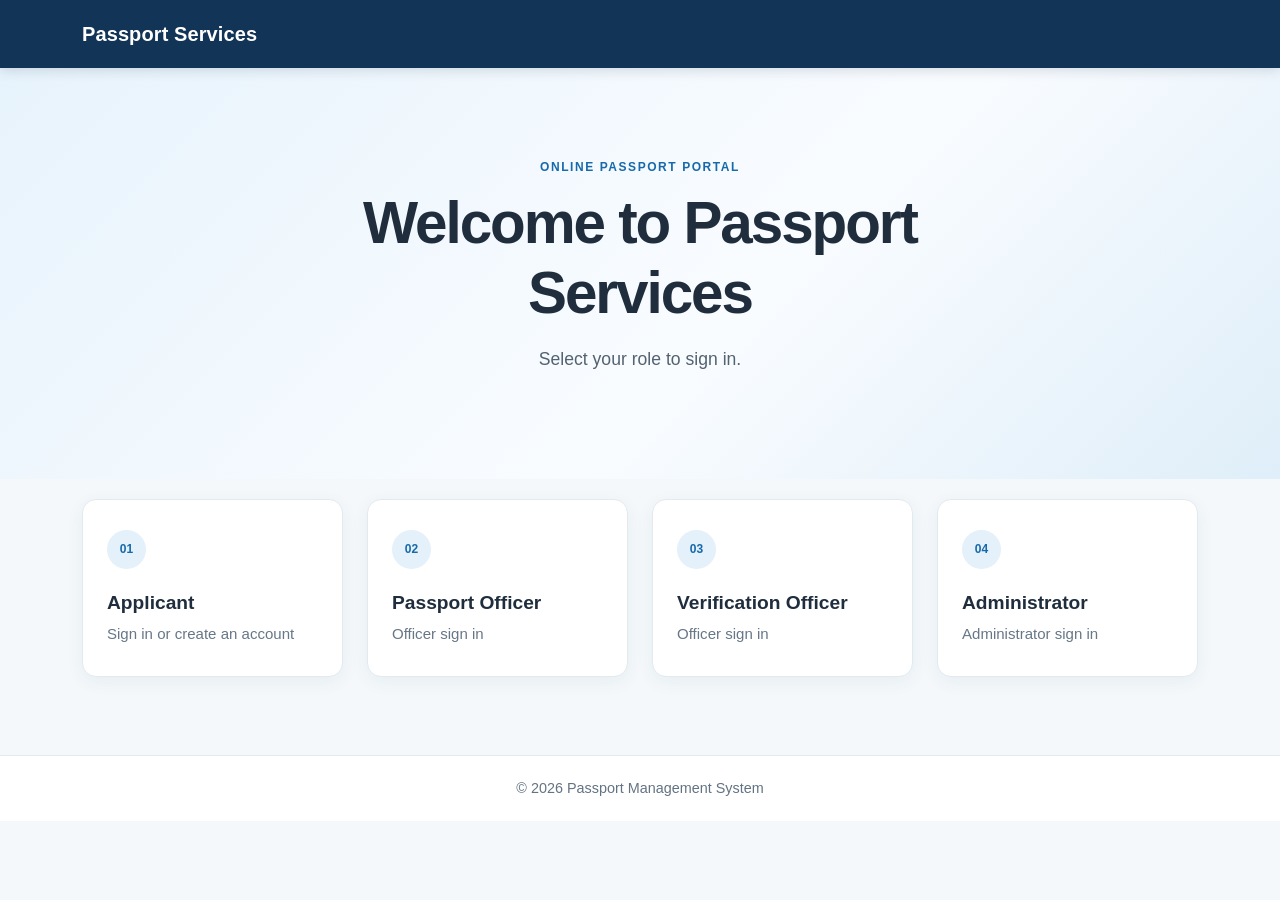
<file: index.html>
<!DOCTYPE html>
<html lang="en">
<head>
    <meta charset="UTF-8">
    <meta name="viewport" content="width=device-width, initial-scale=1.0">
    <title>Passport Services</title>
    <link href="https://cdn.jsdelivr.net/npm/bootstrap@5.3.3/dist/css/bootstrap.min.css" rel="stylesheet">
    <link rel="stylesheet" href="style.css">
</head>
<body>
    <nav class="navbar navbar-expand navbar-dark app-nav"><div class="container"><a class="navbar-brand" href="index.html">Passport Services</a></div></nav>
    <main>
        <section class="hero-section"><div class="container text-center"><span class="eyebrow">ONLINE PASSPORT PORTAL</span><h1>Welcome to Passport Services</h1><p class="hero-copy">Select your role to sign in.</p></div></section>
        <section class="container role-section"><div class="row g-4 justify-content-center">
            <div class="col-sm-6 col-lg-3"><a class="role-card" href="login.html?role=applicant"><span class="role-icon">01</span><h2>Applicant</h2><span>Sign in or create an account</span></a></div>
            <div class="col-sm-6 col-lg-3"><a class="role-card" href="login.html?role=passport-officer"><span class="role-icon">02</span><h2>Passport Officer</h2><span>Officer sign in</span></a></div>
            <div class="col-sm-6 col-lg-3"><a class="role-card" href="login.html?role=verification-officer"><span class="role-icon">03</span><h2>Verification Officer</h2><span>Officer sign in</span></a></div>
            <div class="col-sm-6 col-lg-3"><a class="role-card" href="login.html?role=admin"><span class="role-icon">04</span><h2>Administrator</h2><span>Administrator sign in</span></a></div>
        </div></section>
    </main>
    <footer class="app-footer">&copy; 2026 Passport Management System</footer>
</body>
</html>
</file>
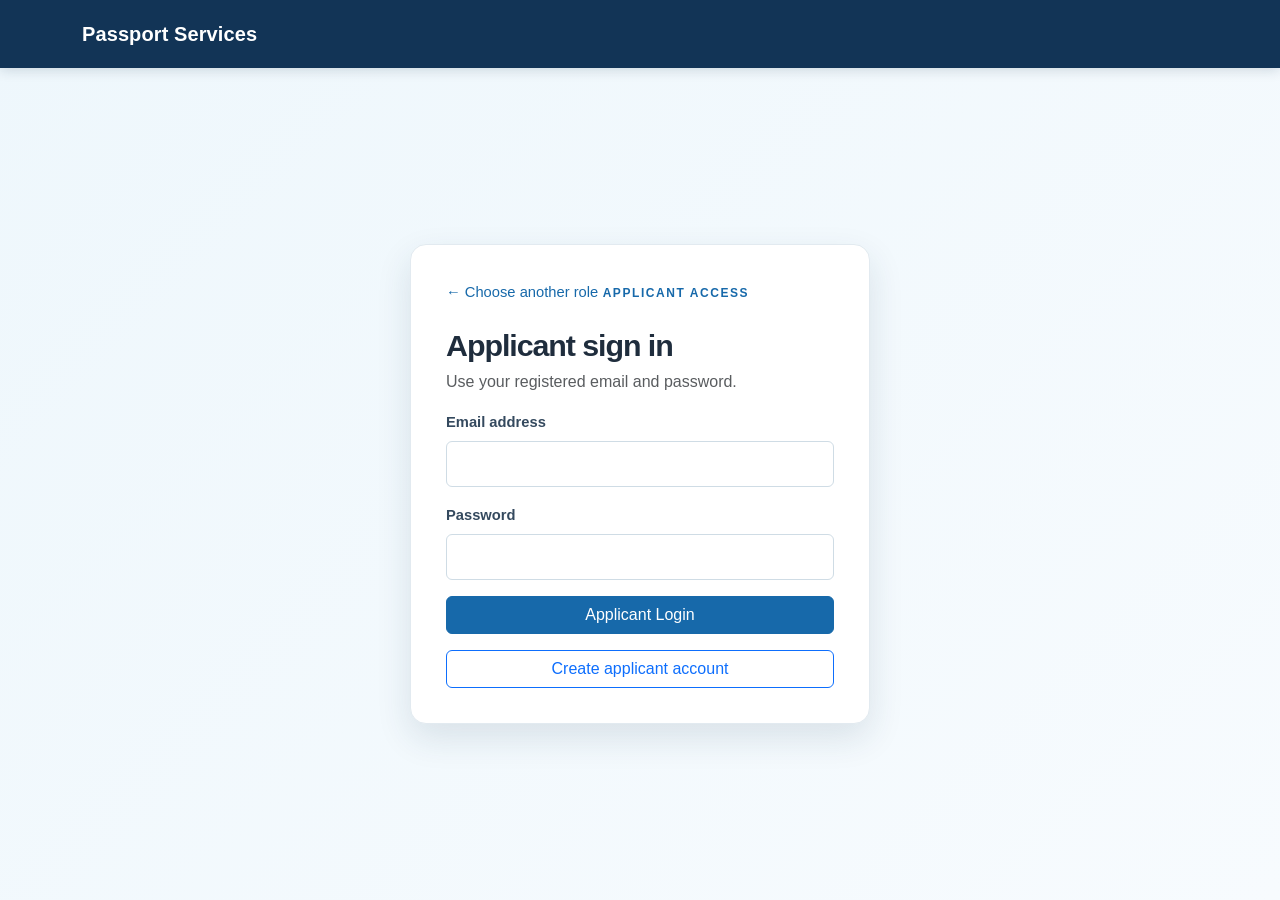
<file: application.html>
<!DOCTYPE html>
<html lang="en">
<head>
    <meta charset="UTF-8">
    <meta name="viewport" content="width=device-width, initial-scale=1.0">
    <title>New Passport Application - Passport Services</title>
    <link href="https://cdn.jsdelivr.net/npm/bootstrap@5.3.3/dist/css/bootstrap.min.css" rel="stylesheet">
    <link rel="stylesheet" href="style.css">
</head>
<body class="application-page">
    <nav class="navbar navbar-expand navbar-dark app-nav">
        <div class="container">
            <a class="navbar-brand" href="dashboard.html">Passport Services</a>
            <a class="btn btn-light btn-sm px-3" href="dashboard.html">Back to dashboard</a>
        </div>
    </nav>
    <main class="container application-main">
        <header class="application-header">
            <span class="eyebrow">PASSPORT SEVA APPLICATION (ACADEMIC SIMULATION)</span>
            <h1>New Passport Application</h1>
            <p>Complete each section carefully. Draft details are automatically preserved on your local device.</p>
        </header>

        <section class="application-progress">
            <div class="d-flex justify-content-between align-items-center">
                <strong>Form Completion Progress</strong>
                <strong id="formProgressText">Step 1 of 11 (9%)</strong>
            </div>
            <div class="progress mt-2">
                <div id="formProgressBar" class="progress-bar" style="width: 9%"></div>
            </div>
            <small class="text-muted">Fill all required fields (*). Submission will generate your Application Reference Number (ARN).</small>
        </section>

        <!-- Stepper Navigation Tabs -->
        <nav class="form-stepper" id="stepperTabs">
            <button type="button" class="step-tab active" data-step="1">1. Passport</button>
            <button type="button" class="step-tab" data-step="2">2. Applicant</button>
            <button type="button" class="step-tab" data-step="3">3. Family</button>
            <button type="button" class="step-tab" data-step="4">4. Additional</button>
            <button type="button" class="step-tab" data-step="5">5. Address</button>
            <button type="button" class="step-tab" data-step="6">6. Address History</button>
            <button type="button" class="step-tab" data-step="7">7. Emergency</button>
            <button type="button" class="step-tab" data-step="8">8. Previous Passport</button>
            <button type="button" class="step-tab" data-step="9">9. Other Details</button>
            <button type="button" class="step-tab" data-step="10">10. Documents</button>
            <button type="button" class="step-tab" data-step="11">11. Preview & Submit</button>
        </nav>

        <form id="passportForm" novalidate>
            <!-- Step 1: Passport Details -->
            <section class="form-panel form-step-panel" id="stepPanel1">
                <div class="panel-number">1</div>
                <div class="panel-content">
                    <h2>1. Passport Details</h2>
                    <p class="text-muted">Specify the type of application and booklet size required.</p>
                    <div class="row g-3">
                        <div class="col-md-6">
                            <label for="serviceType" class="form-label required-label">Application Type</label>
                            <select id="serviceType" name="serviceType" class="form-select" required>
                                <option value="">Select Application Type</option>
                                <option value="Normal">Normal</option>
                                <option value="Tatkaal">Tatkaal</option>
                            </select>
                        </div>
                        <div class="col-md-6">
                            <label for="bookletType" class="form-label required-label">Booklet Type</label>
                            <select id="bookletType" name="bookletType" class="form-select" required>
                                <option value="">Select Booklet Type</option>
                                <option value="36 pages">36 pages</option>
                                <option value="60 pages">60 pages</option>
                            </select>
                        </div>
                    </div>

                    <!-- Tatkaal Card -->
                    <div id="tatkaalPanel" class="alert alert-warning mt-4 d-none">
                        <h4 class="alert-heading text-dark font-weight-bold">Tatkaal Passport Service Information</h4>
                        <p class="mb-2">Tatkaal is an expedited passport service subject to eligibility and additional requirements. Eligible Tatkaal cases are generally processed on a post-police-verification basis.</p>
                        <p class="small text-muted mb-3">Applicants applying under Tatkaal must submit the required Tatkaal undertaking and supporting documents at the time of appointment.</p>
                        <div class="form-check">
                            <input class="form-check-input" type="checkbox" id="tatkaalEligibility" name="tatkaalEligibility">
                            <label class="form-check-label required-label fw-bold" for="tatkaalEligibility">
                                I confirm that I am eligible to apply under Tatkaal service.
                            </label>
                        </div>
                    </div>
                </div>
            </section>

            <!-- Step 2: Applicant Details -->
            <section class="form-panel form-step-panel d-none" id="stepPanel2">
                <div class="panel-number">2</div>
                <div class="panel-content">
                    <h2>2. Applicant Details</h2>
                    <p class="text-muted">Enter personal details exactly as per official Identity records.</p>
                    <div class="row g-3">
                        <div class="col-md-6">
                            <label for="givenName" class="form-label required-label">Given Name(s)</label>
                            <input id="givenName" name="givenName" class="form-control" placeholder="First Name and Middle Name" required>
                        </div>
                        <div class="col-md-6">
                            <label for="surname" class="form-label">Surname</label>
                            <input id="surname" name="surname" class="form-control" placeholder="Last Name">
                        </div>

                        <!-- Aliases -->
                        <div class="col-md-6">
                            <label for="hasAlias" class="form-label required-label">Have you ever been known by other names (aliases)?</label>
                            <select id="hasAlias" name="hasAlias" class="form-select" required>
                                <option value="No">No</option>
                                <option value="Yes">Yes</option>
                            </select>
                        </div>
                        <div class="col-md-6 d-none" id="aliasDetailsGroup">
                            <label for="aliasName" class="form-label required-label">Alias / Other Name</label>
                            <input id="aliasName" name="aliasName" class="form-control">
                        </div>

                        <!-- Name Change -->
                        <div class="col-md-6">
                            <label for="hasNameChanged" class="form-label required-label">Have you ever changed your name?</label>
                            <select id="hasNameChanged" name="hasNameChanged" class="form-select" required>
                                <option value="No">No</option>
                                <option value="Yes">Yes</option>
                            </select>
                        </div>
                        <div class="col-md-6 d-none" id="nameChangeGroup">
                            <div class="row g-2">
                                <div class="col-6">
                                    <label for="previousName" class="form-label required-label">Previous Name</label>
                                    <input id="previousName" name="previousName" class="form-control">
                                </div>
                                <div class="col-6">
                                    <label for="changedName" class="form-label required-label">New / Changed Name</label>
                                    <input id="changedName" name="changedName" class="form-control">
                                </div>
                            </div>
                        </div>

                        <div class="col-md-4">
                            <label for="dateOfBirth" class="form-label required-label">Date of Birth</label>
                            <input id="dateOfBirth" name="dateOfBirth" type="date" class="form-control" required>
                        </div>
                        <div class="col-md-4">
                            <label for="gender" class="form-label required-label">Gender</label>
                            <select id="gender" name="gender" class="form-select" required>
                                <option value="">Select Gender</option>
                                <option value="Male">Male</option>
                                <option value="Female">Female</option>
                                <option value="Transgender">Transgender</option>
                            </select>
                        </div>

                        <div class="col-md-4">
                            <label for="birthOutsideIndia" class="form-label required-label">Is Place of Birth out of India?</label>
                            <select id="birthOutsideIndia" name="birthOutsideIndia" class="form-select" required>
                                <option value="No">No</option>
                                <option value="Yes">Yes</option>
                            </select>
                        </div>

                        <!-- Place of Birth Details (Domestic) -->
                        <div id="domesticBirthGroup" class="row g-3 col-12 m-0 p-0">
                            <div class="col-md-4">
                                <label for="placeOfBirthCity" class="form-label required-label">Village / Town / City</label>
                                <input id="placeOfBirthCity" name="placeOfBirthCity" class="form-control">
                            </div>
                            <div class="col-md-4">
                                <label for="placeOfBirthDistrict" class="form-label required-label">District</label>
                                <input id="placeOfBirthDistrict" name="placeOfBirthDistrict" class="form-control">
                            </div>
                            <div class="col-md-4">
                                <label for="placeOfBirthState" class="form-label required-label">State / UT</label>
                                <input id="placeOfBirthState" name="placeOfBirthState" class="form-control">
                            </div>
                        </div>

                        <!-- Place of Birth Details (Foreign) -->
                        <div id="foreignBirthGroup" class="row g-3 col-12 m-0 p-0 d-none">
                            <div class="col-md-6">
                                <label for="foreignBirthPlace" class="form-label required-label">Place of Birth</label>
                                <input id="foreignBirthPlace" name="foreignBirthPlace" class="form-control">
                            </div>
                            <div class="col-md-6">
                                <label for="foreignBirthCountry" class="form-label required-label">Country</label>
                                <input id="foreignBirthCountry" name="foreignBirthCountry" class="form-control">
                            </div>
                        </div>

                        <div class="col-md-4">
                            <label for="maritalStatus" class="form-label required-label">Marital Status</label>
                            <select id="maritalStatus" name="maritalStatus" class="form-select" required>
                                <option value="">Select Status</option>
                                <option value="Single">Single</option>
                                <option value="Married">Married</option>
                                <option value="Divorced">Divorced</option>
                                <option value="Separated">Separated</option>
                                <option value="Widowed">Widowed</option>
                            </select>
                        </div>

                        <div class="col-md-4">
                            <label for="citizenship" class="form-label required-label">Citizenship of India by</label>
                            <select id="citizenship" name="citizenship" class="form-select" required>
                                <option value="">Select Citizenship Type</option>
                                <option value="Birth">Birth</option>
                                <option value="Descent">Descent</option>
                                <option value="Registration/Naturalization">Registration / Naturalization</option>
                            </select>
                        </div>

                        <div class="col-md-2">
                            <label for="panNumber" class="form-label">PAN Number</label>
                            <input id="panNumber" name="panNumber" class="form-control text-uppercase" placeholder="Optional">
                        </div>
                        <div class="col-md-2">
                            <label for="voterId" class="form-label">Voter ID</label>
                            <input id="voterId" name="voterId" class="form-control text-uppercase" placeholder="Optional">
                        </div>
                    </div>
                </div>
            </section>

            <!-- Step 3: Family Details -->
            <section class="form-panel form-step-panel d-none" id="stepPanel3">
                <div class="panel-number">3</div>
                <div class="panel-content">
                    <h2>3. Family Details</h2>
                    <p class="text-muted">Enter parent, legal guardian, and spouse details.</p>
                    <div class="row g-3">
                        <div class="col-md-6">
                            <label for="fatherGivenName" class="form-label">Father's Given Name(s)</label>
                            <input id="fatherGivenName" name="fatherGivenName" class="form-control">
                        </div>
                        <div class="col-md-6">
                            <label for="fatherSurname" class="form-label">Father's Surname</label>
                            <input id="fatherSurname" name="fatherSurname" class="form-control">
                        </div>
                        <div class="col-md-6">
                            <label for="motherGivenName" class="form-label">Mother's Given Name(s)</label>
                            <input id="motherGivenName" name="motherGivenName" class="form-control">
                        </div>
                        <div class="col-md-6">
                            <label for="motherSurname" class="form-label">Mother's Surname</label>
                            <input id="motherSurname" name="motherSurname" class="form-control">
                        </div>
                        <div class="col-md-6">
                            <label for="guardianGivenName" class="form-label">Legal Guardian Given Name(s)</label>
                            <input id="guardianGivenName" name="guardianGivenName" class="form-control" placeholder="If applicable">
                        </div>
                        <div class="col-md-6">
                            <label for="guardianSurname" class="form-label">Legal Guardian Surname</label>
                            <input id="guardianSurname" name="guardianSurname" class="form-control" placeholder="If applicable">
                        </div>

                        <!-- Conditional Spouse Details -->
                        <div id="spouseDetailsGroup" class="row g-3 col-12 m-0 p-0 d-none">
                            <div class="col-md-6">
                                <label for="spouseGivenName" class="form-label required-label">Spouse's Given Name(s)</label>
                                <input id="spouseGivenName" name="spouseGivenName" class="form-control">
                            </div>
                            <div class="col-md-6">
                                <label for="spouseSurname" class="form-label">Spouse's Surname</label>
                                <input id="spouseSurname" name="spouseSurname" class="form-control">
                            </div>
                        </div>
                    </div>
                </div>
            </section>

            <!-- Step 4: Additional Applicant Details -->
            <section class="form-panel form-step-panel d-none" id="stepPanel4">
                <div class="panel-number">4</div>
                <div class="panel-content">
                    <h2>4. Additional Applicant Details</h2>
                    <p class="text-muted">Employment, educational background, Non-ECR status, and marks.</p>
                    <div class="row g-3">
                        <div class="col-md-6">
                            <label for="employmentType" class="form-label required-label">Employment Type</label>
                            <select id="employmentType" name="employmentType" class="form-select" required>
                                <option value="">Select Employment Type</option>
                                <option value="PSU">PSU</option>
                                <option value="Government">Government</option>
                                <option value="Statutory Body">Statutory Body</option>
                                <option value="Retired Government Servant">Retired Government Servant</option>
                                <option value="Self-Employed">Self-Employed</option>
                                <option value="Private">Private</option>
                                <option value="Homemaker">Homemaker</option>
                                <option value="Not Employed">Not Employed</option>
                                <option value="Retired-Private Service">Retired-Private Service</option>
                                <option value="Student">Student</option>
                                <option value="Others">Others</option>
                                <option value="Owners, Partners & Directors of CII, FICCI & ASSOCHAM">Owners, Partners & Directors of CII, FICCI & ASSOCHAM</option>
                            </select>
                        </div>
                        <div class="col-md-6 d-none" id="orgNameGroup">
                            <label for="organizationName" class="form-label required-label">Organization Name</label>
                            <input id="organizationName" name="organizationName" class="form-control">
                        </div>

                        <div class="col-md-6">
                            <label for="education" class="form-label required-label">Educational Qualification</label>
                            <select id="education" name="education" class="form-select" required>
                                <option value="">Select Educational Qualification</option>
                                <option value="7th Pass or less">7th Pass or less</option>
                                <option value="Between 8th and 9th Standard">Between 8th and 9th Standard</option>
                                <option value="10th Pass">10th Pass</option>
                                <option value="12th Pass">12th Pass</option>
                                <option value="Graduate">Graduate</option>
                                <option value="Post Graduate">Post Graduate</option>
                                <option value="Professional Degree">Professional Degree</option>
                                <option value="Doctorate">Doctorate</option>
                                <option value="Others">Others</option>
                            </select>
                        </div>

                        <div class="col-md-6">
                            <label for="isGovtServantRelative" class="form-label required-label">Is parent (if minor) or spouse a government servant?</label>
                            <select id="isGovtServantRelative" name="isGovtServantRelative" class="form-select" required>
                                <option value="No">No</option>
                                <option value="Yes">Yes</option>
                            </select>
                        </div>

                        <div class="col-md-6">
                            <label for="nonEcrStatus" class="form-label required-label">Is applicant eligible for Non-ECR category?</label>
                            <select id="nonEcrStatus" name="nonEcrStatus" class="form-select" required>
                                <option value="No">No</option>
                                <option value="Yes">Yes</option>
                            </select>
                        </div>
                        <div class="col-md-6 d-none" id="nonEcrProofGroup">
                            <label for="nonEcrProofType" class="form-label required-label">Non-ECR Proof Document Type</label>
                            <input id="nonEcrProofType" name="nonEcrProofType" class="form-control" placeholder="e.g. 10th Marksheet / Degree Certificate">
                        </div>

                        <div class="col-12">
                            <label for="distinguishingMark" class="form-label">Visible Distinguishing Mark <span class="text-muted">(Optional)</span></label>
                            <input id="distinguishingMark" name="distinguishingMark" class="form-control" placeholder="e.g. Mole on left cheek">
                        </div>
                    </div>
                </div>
            </section>

            <!-- Step 5: Address Details -->
            <section class="form-panel form-step-panel d-none" id="stepPanel5">
                <div class="panel-number">5</div>
                <div class="panel-content">
                    <h2>5. Address Details</h2>
                    <p class="text-muted">Present residential address for official communication and verification.</p>
                    <div class="row g-3">
                        <div class="col-12">
                            <label for="address" class="form-label required-label">House No. / Street Name / Locality</label>
                            <textarea id="address" name="address" class="form-control" rows="2" required></textarea>
                        </div>
                        <div class="col-md-4">
                            <label for="city" class="form-label required-label">Village / Town / City</label>
                            <input id="city" name="city" class="form-control" required>
                        </div>
                        <div class="col-md-4">
                            <label for="district" class="form-label required-label">District</label>
                            <input id="district" name="district" class="form-control" required>
                        </div>
                        <div class="col-md-4">
                            <label for="policeStation" class="form-label required-label">Police Station</label>
                            <input id="policeStation" name="policeStation" class="form-control" required>
                        </div>
                        <div class="col-md-4">
                            <label for="state" class="form-label required-label">State / UT</label>
                            <input id="state" name="state" class="form-control" required>
                        </div>
                        <div class="col-md-4">
                            <label for="pincode" class="form-label required-label">PIN Code (6 digits)</label>
                            <input id="pincode" name="pincode" maxlength="6" class="form-control" required>
                        </div>
                        <div class="col-md-4">
                            <label for="residingSince" class="form-label required-label">Residing Since (MM-YYYY)</label>
                            <input id="residingSince" name="residingSince" placeholder="MM-YYYY" class="form-control" required>
                        </div>
                        <div class="col-md-4">
                            <label for="mobile" class="form-label required-label">Mobile Number (10 digits)</label>
                            <input id="mobile" name="mobile" maxlength="10" class="form-control" required>
                        </div>
                        <div class="col-md-4">
                            <label for="telephone" class="form-label">Telephone Number</label>
                            <input id="telephone" name="telephone" class="form-control">
                        </div>
                        <div class="col-md-4">
                            <label for="email" class="form-label required-label">Email ID</label>
                            <input id="email" name="email" type="email" class="form-control" required>
                        </div>

                        <!-- Permanent Address Toggle -->
                        <div class="col-12 mt-4">
                            <label for="permanentSame" class="form-label required-label">Is permanent address same as present address?</label>
                            <select id="permanentSame" name="permanentSame" class="form-select" required>
                                <option value="Yes">Yes</option>
                                <option value="No">No</option>
                            </select>
                        </div>

                        <!-- Permanent Address Panel -->
                        <div id="permanentAddressGroup" class="row g-3 col-12 m-0 p-0 d-none">
                            <h4 class="mt-3 text-secondary font-weight-bold">Permanent Address</h4>
                            <div class="col-12">
                                <label for="permAddress" class="form-label required-label">House No. / Street Name</label>
                                <input id="permAddress" name="permAddress" class="form-control">
                            </div>
                            <div class="col-md-4">
                                <label for="permCity" class="form-label required-label">Village / Town / City</label>
                                <input id="permCity" name="permCity" class="form-control">
                            </div>
                            <div class="col-md-4">
                                <label for="permDistrict" class="form-label required-label">District</label>
                                <input id="permDistrict" name="permDistrict" class="form-control">
                            </div>
                            <div class="col-md-4">
                                <label for="permPoliceStation" class="form-label required-label">Police Station</label>
                                <input id="permPoliceStation" name="permPoliceStation" class="form-control">
                            </div>
                            <div class="col-md-6">
                                <label for="permState" class="form-label required-label">State / UT</label>
                                <input id="permState" name="permState" class="form-control">
                            </div>
                            <div class="col-md-6">
                                <label for="permPincode" class="form-label required-label">PIN Code</label>
                                <input id="permPincode" name="permPincode" maxlength="6" class="form-control">
                            </div>
                        </div>
                    </div>
                </div>
            </section>

            <!-- Step 6: Address History -->
            <section class="form-panel form-step-panel d-none" id="stepPanel6">
                <div class="panel-number">6</div>
                <div class="panel-content">
                    <h2>6. Address History</h2>
                    <p class="text-muted">Police verification inquiry requires address history for the last 1 year.</p>
                    <div class="row g-3">
                        <div class="col-12">
                            <label for="livedPresentOverOneYear" class="form-label required-label">Have you lived at the present address for more than one year?</label>
                            <select id="livedPresentOverOneYear" name="livedPresentOverOneYear" class="form-select" required>
                                <option value="Yes">Yes</option>
                                <option value="No">No</option>
                            </select>
                        </div>

                        <!-- Previous Address Details -->
                        <div id="previousAddressGroup" class="row g-3 col-12 m-0 p-0 d-none">
                            <h4 class="mt-3 text-secondary font-weight-bold">Previous Residential Address Details</h4>
                            <div class="col-12">
                                <label for="prevAddress" class="form-label required-label">Address</label>
                                <input id="prevAddress" name="prevAddress" class="form-control">
                            </div>
                            <div class="col-md-4">
                                <label for="prevCity" class="form-label required-label">Village / Town / City</label>
                                <input id="prevCity" name="prevCity" class="form-control">
                            </div>
                            <div class="col-md-4">
                                <label for="prevDistrict" class="form-label required-label">District</label>
                                <input id="prevDistrict" name="prevDistrict" class="form-control">
                            </div>
                            <div class="col-md-4">
                                <label for="prevPoliceStation" class="form-label required-label">Police Station</label>
                                <input id="prevPoliceStation" name="prevPoliceStation" class="form-control">
                            </div>
                            <div class="col-md-4">
                                <label for="prevState" class="form-label required-label">State / UT</label>
                                <input id="prevState" name="prevState" class="form-control">
                            </div>
                            <div class="col-md-2">
                                <label for="prevPincode" class="form-label required-label">PIN</label>
                                <input id="prevPincode" name="prevPincode" maxlength="6" class="form-control">
                            </div>
                            <div class="col-md-3">
                                <label for="prevFromDate" class="form-label required-label">From (MM-YYYY)</label>
                                <input id="prevFromDate" name="prevFromDate" placeholder="MM-YYYY" class="form-control">
                            </div>
                            <div class="col-md-3">
                                <label for="prevToDate" class="form-label required-label">To (MM-YYYY)</label>
                                <input id="prevToDate" name="prevToDate" placeholder="MM-YYYY" class="form-control">
                            </div>
                        </div>
                    </div>
                </div>
            </section>

            <!-- Step 7: Emergency Contact -->
            <section class="form-panel form-step-panel d-none" id="stepPanel7">
                <div class="panel-number">7</div>
                <div class="panel-content">
                    <h2>7. Emergency Contact</h2>
                    <p class="text-muted">Contact details of a relative or friend in case of emergency.</p>
                    <div class="row g-3">
                        <div class="col-md-6">
                            <label for="emergencyName" class="form-label required-label">Name</label>
                            <input id="emergencyName" name="emergencyName" class="form-control" required>
                        </div>
                        <div class="col-md-6">
                            <label for="emergencyMobile" class="form-label required-label">Mobile Number (10 digits)</label>
                            <input id="emergencyMobile" name="emergencyMobile" maxlength="10" class="form-control" required>
                        </div>
                        <div class="col-12">
                            <label for="emergencyAddress" class="form-label required-label">Address</label>
                            <textarea id="emergencyAddress" name="emergencyAddress" class="form-control" rows="2" required></textarea>
                        </div>
                        <div class="col-md-6">
                            <label for="emergencyTelephone" class="form-label">Telephone Number</label>
                            <input id="emergencyTelephone" name="emergencyTelephone" class="form-control">
                        </div>
                        <div class="col-md-6">
                            <label for="emergencyEmail" class="form-label">Email ID</label>
                            <input id="emergencyEmail" name="emergencyEmail" type="email" class="form-control">
                        </div>
                    </div>
                </div>
            </section>

            <!-- Step 8: Previous Passport / Identity Certificate -->
            <section class="form-panel form-step-panel d-none" id="stepPanel8">
                <div class="panel-number">8</div>
                <div class="panel-content">
                    <h2>8. Previous Passport / Identity Certificate</h2>
                    <p class="text-muted">Details regarding prior passports, Identity Certificates, or pending applications.</p>
                    <div class="row g-3">
                        <!-- IC -->
                        <div class="col-md-6">
                            <label for="heldIdentityCert" class="form-label required-label">Have you ever held an Identity Certificate?</label>
                            <select id="heldIdentityCert" name="heldIdentityCert" class="form-select" required>
                                <option value="No">No</option>
                                <option value="Yes">Yes</option>
                            </select>
                        </div>
                        <div class="col-md-6 d-none" id="icGroup">
                            <div class="row g-2">
                                <div class="col-4"><input id="icNumber" name="icNumber" class="form-control" placeholder="IC Number"></div>
                                <div class="col-4"><input id="icIssueDate" name="icIssueDate" type="date" class="form-control"></div>
                                <div class="col-4"><input id="icPlace" name="icPlace" class="form-control" placeholder="Place of Issue"></div>
                            </div>
                        </div>

                        <!-- Previous Passport -->
                        <div class="col-md-6">
                            <label for="heldPrevPassport" class="form-label required-label">Have you previously held an Indian Passport?</label>
                            <select id="heldPrevPassport" name="heldPrevPassport" class="form-select" required>
                                <option value="No">No</option>
                                <option value="Yes">Yes</option>
                            </select>
                        </div>
                        <div class="col-md-6 d-none" id="prevPassportGroup">
                            <div class="row g-2">
                                <div class="col-6"><input id="prevPassNumber" name="prevPassNumber" class="form-control" placeholder="Passport Number"></div>
                                <div class="col-6"><input id="prevPassIssueDate" name="prevPassIssueDate" type="date" class="form-control"></div>
                                <div class="col-6"><input id="prevPassExpiryDate" name="prevPassExpiryDate" type="date" class="form-control"></div>
                                <div class="col-6"><input id="prevPassPlace" name="prevPassPlace" class="form-control" placeholder="Place of Issue"></div>
                            </div>
                        </div>

                        <!-- Applied Not Issued -->
                        <div class="col-md-6">
                            <label for="appliedNotIssued" class="form-label required-label">Have you ever applied for a passport but it was not issued?</label>
                            <select id="appliedNotIssued" name="appliedNotIssued" class="form-select" required>
                                <option value="No">No</option>
                                <option value="Yes">Yes</option>
                            </select>
                        </div>
                        <div class="col-md-6 d-none" id="appliedNotIssuedGroup">
                            <div class="row g-2">
                                <div class="col-4"><input id="notIssuedFileNo" name="notIssuedFileNo" class="form-control" placeholder="File Number"></div>
                                <div class="col-4"><input id="notIssuedMonthYear" name="notIssuedMonthYear" class="form-control" placeholder="MM-YYYY"></div>
                                <div class="col-4"><input id="notIssuedOffice" name="notIssuedOffice" class="form-control" placeholder="Passport Office"></div>
                            </div>
                        </div>
                    </div>
                </div>
            </section>

            <!-- Step 9: Other Details -->
            <section class="form-panel form-step-panel d-none" id="stepPanel9">
                <div class="panel-number">9</div>
                <div class="panel-content">
                    <h2>9. Other Statutory Declarations</h2>
                    <p class="text-muted">Answer the following statutory questions truthfully.</p>
                    <div id="otherQuestionsContainer" class="d-flex flex-column gap-3">
                        <!-- Standard 15 Yes/No statutory questions rendered dynamically via application.js -->
                    </div>
                </div>
            </section>

            <!-- Step 10: Document Upload -->
            <section class="form-panel form-step-panel d-none" id="stepPanel10">
                <div class="panel-number">10</div>
                <div class="panel-content">
                    <h2>10. Document Checklist & Simulated Upload</h2>
                    <div class="alert alert-info">
                        <strong>Simulated Upload Notice:</strong> Online document upload in this college project is for record submission only. <strong>Carry the required original documents to your appointment at the Passport Seva Kendra / POPSK.</strong>
                    </div>
                    <div class="row g-3">
                        <div class="col-md-6">
                            <label for="addressProof" class="form-label required-label">Proof of Present Address</label>
                            <input id="addressProof" name="addressProof" type="file" class="form-control" accept=".pdf,image/*" required>
                        </div>
                        <div class="col-md-6">
                            <label for="dobProof" class="form-label required-label">Proof of Date of Birth</label>
                            <input id="dobProof" name="dobProof" type="file" class="form-control" accept=".pdf,image/*" required>
                        </div>
                        <div class="col-md-6 d-none" id="nonEcrDocGroup">
                            <label for="nonEcrProofFile" class="form-label required-label">Non-ECR Supporting Document</label>
                            <input id="nonEcrProofFile" name="nonEcrProofFile" type="file" class="form-control" accept=".pdf,image/*">
                        </div>
                        <div class="col-md-6 d-none" id="tatkaalUndertakingDocGroup">
                            <label for="tatkaalUndertakingFile" class="form-label required-label">Signed Tatkaal Undertaking Document</label>
                            <input id="tatkaalUndertakingFile" name="tatkaalUndertakingFile" type="file" class="form-control" accept=".pdf,image/*">
                        </div>
                        <div class="col-12">
                            <label for="additionalProof" class="form-label">Additional Supporting Document <span class="text-muted">(Optional)</span></label>
                            <input id="additionalProof" name="additionalProof" type="file" class="form-control" accept=".pdf,image/*">
                        </div>
                    </div>
                </div>
            </section>

            <!-- Step 11: Application Preview & Declaration -->
            <section class="form-panel form-step-panel d-none" id="stepPanel11">
                <div class="panel-number">11</div>
                <div class="panel-content">
                    <h2>11. Application Preview & Declaration</h2>
                    <p class="text-muted">Review all entered details before submitting your application.</p>
                    
                    <div id="previewContainer" class="mb-4">
                        <!-- Dynamic Summary Rendered Here -->
                    </div>

                    <div class="border rounded p-3 bg-light mb-4">
                        <h5 class="fw-bold">Declaration</h5>
                        <p class="small text-secondary">I hereby declare that the information provided in this application is true and correct to the best of my knowledge. I understand that submitting false details is an offense under the Passports Act, 1967.</p>
                        <div class="form-check">
                            <input class="form-check-input" type="checkbox" id="declarationAgree" name="declarationAgree">
                            <label class="form-check-label fw-bold required-label" for="declarationAgree">
                                I agree to the declaration.
                            </label>
                        </div>
                    </div>
                </div>
            </section>

            <!-- Navigation Buttons -->
            <div class="form-actions">
                <div>
                    <strong id="saveStatus" class="save-status"></strong>
                </div>
                <div class="d-flex gap-2 flex-wrap">
                    <button type="button" class="btn btn-outline-secondary" id="btnPrevStep" disabled>Previous Step</button>
                    <button type="button" class="btn btn-outline-primary" id="saveDraft">Save Draft</button>
                    <button type="button" class="btn btn-primary" id="btnNextStep">Next Step</button>
                    <button type="submit" class="btn btn-success d-none" id="btnSubmitApp" disabled>Submit Application</button>
                </div>
            </div>
        </form>
    </main>

    <script src="js/application.js"></script>
</body>
</html>
</file>
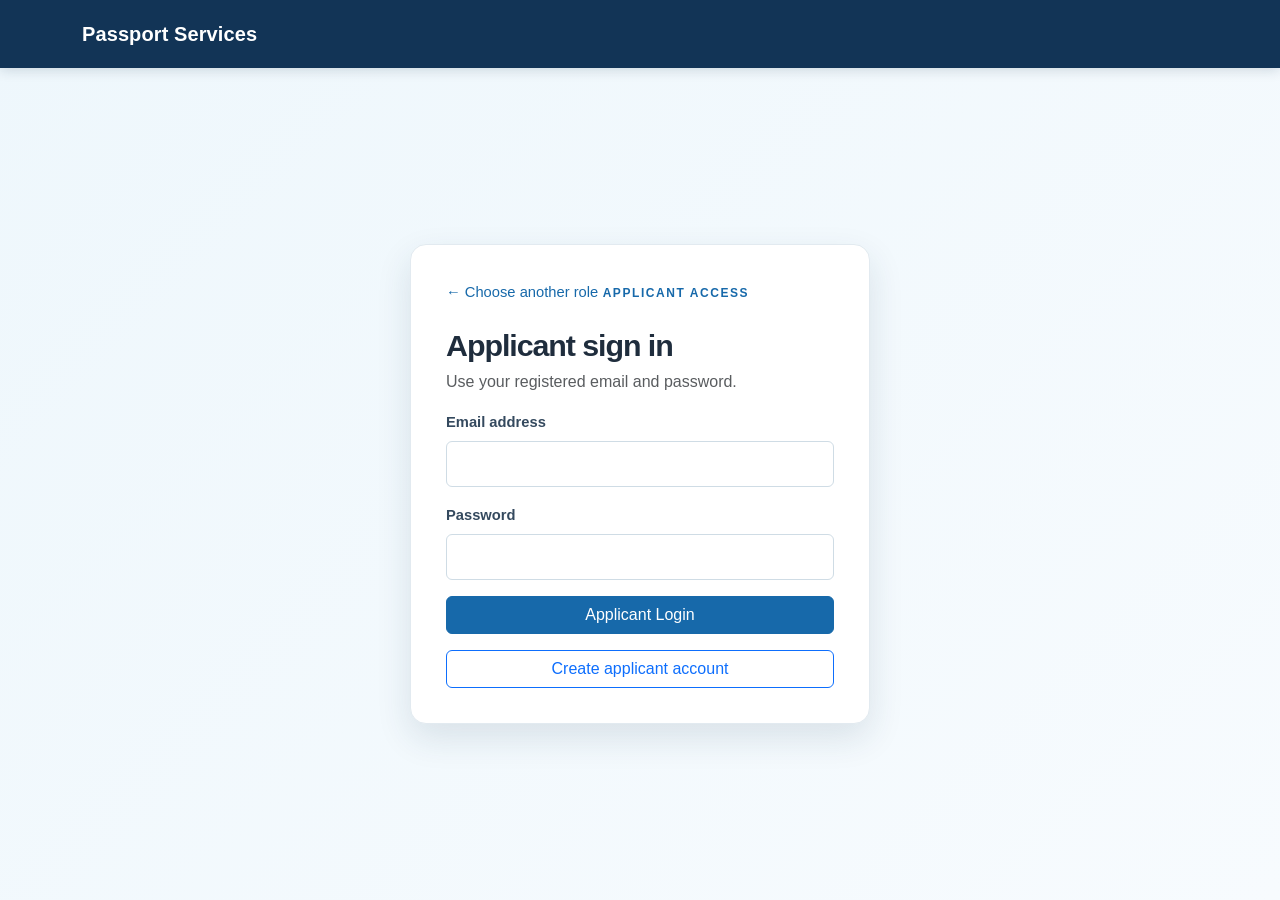
<file: appointment.html>
<!DOCTYPE html>
<html lang="en">
<head>
    <meta charset="UTF-8">
    <meta name="viewport" content="width=device-width, initial-scale=1.0">
    <title>Schedule Appointment - Passport Services</title>
    <link href="https://cdn.jsdelivr.net/npm/bootstrap@5.3.3/dist/css/bootstrap.min.css" rel="stylesheet">
    <link rel="stylesheet" href="style.css">
</head>
<body class="application-page">
    <nav class="navbar navbar-expand navbar-dark app-nav">
        <div class="container">
            <a class="navbar-brand" href="dashboard.html">Passport Services</a>
            <a class="btn btn-light btn-sm px-3" href="dashboard.html">Back to dashboard</a>
        </div>
    </nav>
    <main class="container application-main">
        <header class="application-header">
            <span class="eyebrow">STEP 3: APPOINTMENT BOOKING</span>
            <h1>Schedule PSK / POPSK Appointment</h1>
            <p>Select your preferred location and date/time slot for in-person document verification and biometric processing.</p>
        </header>

        <section class="form-panel">
            <div class="panel-content">
                <h2>Appointment Booking</h2>

                <div class="alert alert-info small mb-4">
                    <strong>Simulated Availability:</strong> Locations and time slots displayed are mock data for this college project.
                </div>

                <form id="appointmentForm">
                    <div class="row g-3">
                        <div class="col-md-6">
                            <label for="pskLocation" class="form-label required-label">Passport Seva Kendra / POPSK Location</label>
                            <select id="pskLocation" name="pskLocation" class="form-select" required>
                                <option value="">Select Location</option>
                                <option value="Chennai PSK (Saligramam)">Chennai PSK (Saligramam)</option>
                                <option value="Chennai POPSK (T. Nagar)">Chennai POPSK (T. Nagar)</option>
                                <option value="Coimbatore PSK">Coimbatore PSK</option>
                                <option value="Madurai PSK">Madurai PSK</option>
                                <option value="Salem POPSK">Salem POPSK</option>
                            </select>
                        </div>

                        <div class="col-md-6">
                            <label for="appQuota" class="form-label required-label">Appointment Quota</label>
                            <input id="appQuota" name="appQuota" class="form-control" readonly>
                        </div>

                        <div class="col-md-6">
                            <label for="appDate" class="form-label required-label">Appointment Date</label>
                            <input id="appDate" name="appDate" type="date" class="form-control" required>
                        </div>

                        <div class="col-md-6">
                            <label for="appTime" class="form-label required-label">Available Time Slot</label>
                            <select id="appTime" name="appTime" class="form-select" required>
                                <option value="">Select Slot</option>
                                <option value="09:00 AM">09:00 AM</option>
                                <option value="09:30 AM">09:30 AM</option>
                                <option value="10:00 AM">10:00 AM</option>
                                <option value="10:30 AM">10:30 AM</option>
                                <option value="11:00 AM">11:00 AM</option>
                                <option value="02:00 PM">02:00 PM</option>
                                <option value="03:00 PM">03:00 PM</option>
                            </select>
                        </div>
                    </div>

                    <div id="rescheduleNotice" class="alert alert-warning mt-4 small d-none">
                        <strong>Reschedule Limit:</strong> <span id="dispRescheduleCount"></span>
                    </div>

                    <button type="submit" class="btn btn-primary btn-lg w-100 mt-4" id="btnConfirmAppointment">Confirm Appointment</button>
                </form>
            </div>
        </section>
    </main>
    <script src="js/appointment.js"></script>
</body>
</html>
</file>
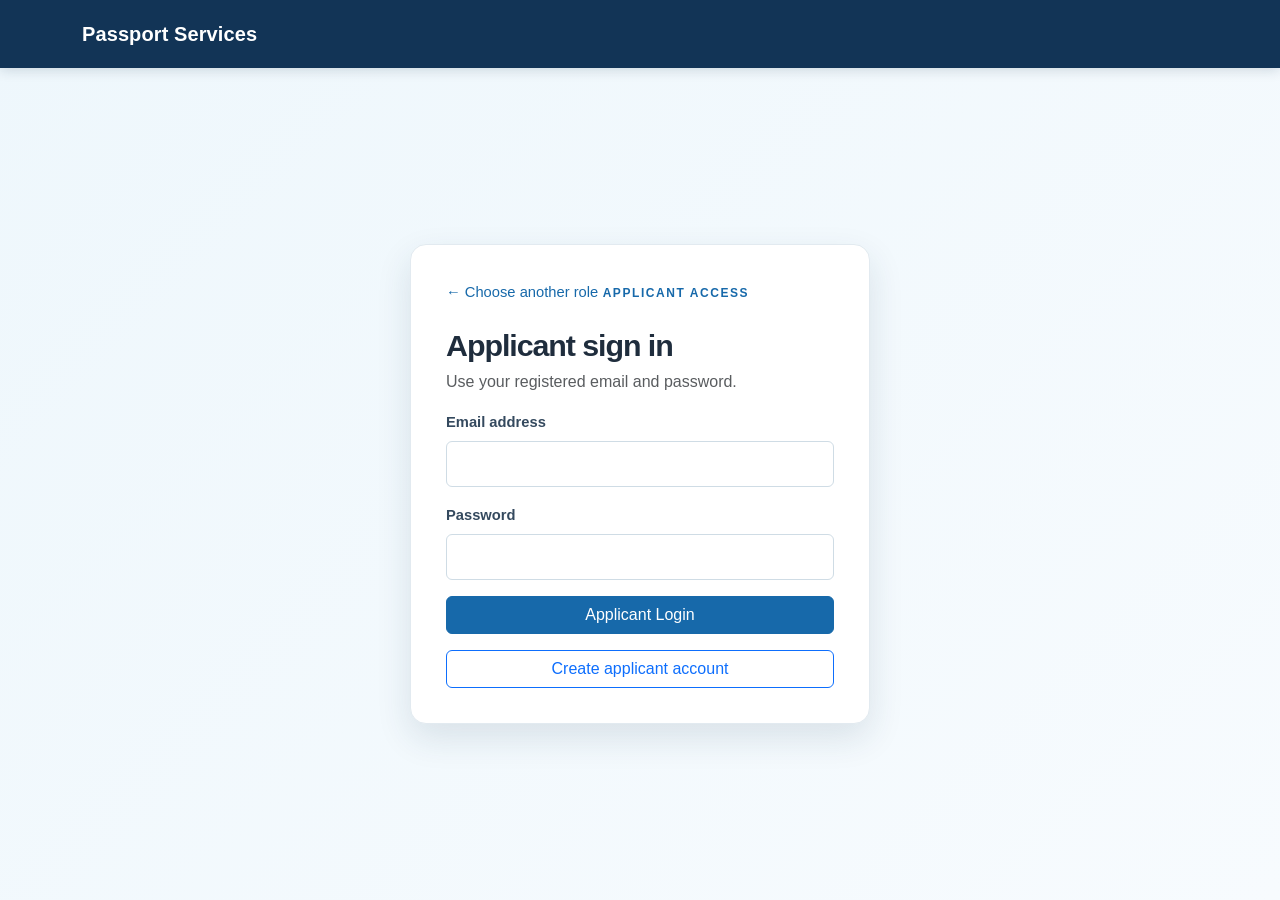
<file: dashboard.html>
<!DOCTYPE html>
<html lang="en">
<head>
    <meta charset="UTF-8">
    <meta name="viewport" content="width=device-width, initial-scale=1.0">
    <title>Dashboard - Passport Services</title>
    <link href="https://cdn.jsdelivr.net/npm/bootstrap@5.3.3/dist/css/bootstrap.min.css" rel="stylesheet">
    <link rel="stylesheet" href="style.css">
</head>
<body class="dashboard-page">
    <nav class="navbar navbar-expand navbar-dark app-nav">
        <div class="container">
            <a class="navbar-brand" href="index.html">Passport Services</a>
            <button class="btn btn-light btn-sm px-3" id="logout">Logout</button>
        </div>
    </nav>

    <main class="container dashboard-main">
        <section class="dashboard-hero">
            <div>
                <span class="eyebrow">APPLICANT PORTAL (ACADEMIC SIMULATION)</span>
                <h1>Welcome back, <span id="username"></span></h1>
                <p>Track your passport application status, manage payments, and view appointment details.</p>
            </div>
            <a class="btn btn-primary" id="primaryActionBtn" href="application.html">Apply for New Passport</a>
        </section>

        <!-- Main Application Status Card -->
        <section class="application-overview" aria-labelledby="journeyTitle">
            <div class="overview-heading">
                <div>
                    <h2 id="journeyTitle">Application Status Overview</h2>
                    <p id="journeyMessage">No active application found.</p>
                </div>
                <strong id="overallProgress">0% Complete</strong>
            </div>
            
            <div class="progress journey-progress" role="progressbar" aria-label="Application progress">
                <div id="progressBar" class="progress-bar" style="width: 0%"></div>
            </div>

            <!-- Steps 1-3 Badges -->
            <div class="journey-steps">
                <div class="journey-step" id="stepApplication">
                    <span>1</span>
                    <div><strong>Application</strong><small id="subAppText">Details & Docs</small></div>
                </div>
                <div class="journey-step" id="stepPayment">
                    <span>2</span>
                    <div><strong>Payment</strong><small id="subPayText">Fee Payment</small></div>
                </div>
                <div class="journey-step" id="stepAppointment">
                    <span>3</span>
                    <div><strong>Appointment</strong><small id="subApptText">PSK Slot</small></div>
                </div>
            </div>

            <!-- Application Details Grid (Populated when active application exists) -->
            <div id="activeAppSummary" class="mt-4 pt-3 border-top d-none">
                <div class="row g-3">
                    <div class="col-md-4"><strong>ARN:</strong> <span id="dashArn" class="text-primary font-weight-bold"></span></div>
                    <div class="col-md-4"><strong>Quota / Type:</strong> <span id="dashType"></span></div>
                    <div class="col-md-4"><strong>Current Status:</strong> <span id="dashStatus" class="status-badge status-pending"></span></div>
                    
                    <div class="col-md-4"><strong>Payment Status:</strong> <span id="dashPayment"></span></div>
                    <div class="col-md-4"><strong>Appointment ID:</strong> <span id="dashApptId">N/A</span></div>
                    <div class="col-md-4"><strong>PSK Location:</strong> <span id="dashPsk">N/A</span></div>
                    
                    <div class="col-md-4"><strong>Appointment Date:</strong> <span id="dashDate">N/A</span></div>
                    <div class="col-md-4"><strong>Appointment Time:</strong> <span id="dashTime">N/A</span></div>
                    <div class="col-md-4"><strong>Reschedules Left:</strong> <span id="dashReschedules">N/A</span></div>
                </div>

                <div class="d-flex gap-2 flex-wrap mt-4" id="dashActionButtons">
                    <a id="btnPayFee" href="payment.html" class="btn btn-sm btn-success d-none">Pay Fee</a>
                    <a id="btnBookAppt" href="appointment.html" class="btn btn-sm btn-primary d-none">Schedule Appointment</a>
                    <a id="btnInstructions" href="instructions.html" class="btn btn-sm btn-info text-white d-none">View Visit Instructions</a>
                    <a id="btnReschedule" href="appointment.html" class="btn btn-sm btn-outline-warning d-none">Reschedule Appointment</a>
                    <button type="button" id="btnPrintAppt" class="btn btn-sm btn-outline-secondary d-none" onclick="window.print()">Print Appointment Slip</button>
                </div>
            </div>

            <!-- Status-Only Timeline Tracker for Post-Appointment -->
            <div id="postAppointmentTimeline" class="mt-4 pt-3 border-top d-none">
                <h4 class="h6 font-weight-bold text-uppercase text-secondary">Official Post-Appointment Processing Pipeline (Status Only)</h4>
                <div class="timeline-tracker">
                    <div class="timeline-item done">
                        <div class="timeline-badge">✓</div>
                        <div><strong>Online Application & Payment</strong> <small class="text-muted d-block">Submitted online by applicant</small></div>
                    </div>
                    <div class="timeline-item done" id="tlItemAppt">
                        <div class="timeline-badge">✓</div>
                        <div><strong>Appointment Confirmed</strong> <small class="text-muted d-block">Slot scheduled at PSK / POPSK</small></div>
                    </div>
                    <div class="timeline-item" id="tlItemPsk">
                        <div class="timeline-badge" id="badgePsk">4</div>
                        <div><strong>Visit PSK / POPSK (In-Person Verification & Biometrics)</strong> <small class="text-muted d-block" id="txtPskSub">Physical document verification and photo/fingerprint capture</small></div>
                    </div>
                    <div class="timeline-item" id="tlItemPolice">
                        <div class="timeline-badge" id="badgePolice">5</div>
                        <div><strong>Police Verification</strong> <small class="text-muted d-block" id="txtPoliceSub">Verification report by designated local police station</small></div>
                    </div>
                    <div class="timeline-item" id="tlItemPrint">
                        <div class="timeline-badge" id="badgePrint">6</div>
                        <div><strong>Passport Printing & Dispatch</strong> <small class="text-muted d-block" id="txtPrintSub">Passport printing, quality check, and speed post dispatch</small></div>
                    </div>
                </div>

                <!-- Dedicated Police Verification Card for Applicant -->
                <div class="card border mt-4 d-none" id="dashPvrCard">
                    <div class="card-header bg-light fw-bold">POLICE VERIFICATION STATUS</div>
                    <div class="card-body">
                        <div class="row g-3">
                            <div class="col-md-3"><strong>Status:</strong> <span id="pvrCardStatus" class="fw-bold text-primary">IN PROGRESS</span></div>
                            <div class="col-md-3"><strong>Mode:</strong> <span id="pvrCardMode" class="badge bg-navy">PRE-PV</span></div>
                            <div class="col-md-3"><strong>Initiated On:</strong> <span id="pvrCardDate">-</span></div>
                            <div class="col-md-3"><strong>Request ID:</strong> <span id="pvrCardId">-</span></div>
                            <div class="col-12 text-muted small mt-2" id="pvrCardNote">
                                Police verification is currently in progress. Estimated completion: approximately 1–3 weeks. You do not need to take any action at this stage.
                            </div>
                        </div>
                    </div>
                </div>
            </div>
        </section>

        <!-- Services Grid -->
        <section class="dashboard-actions">
            <article class="dashboard-service primary-service">
                <div class="dashboard-icon">+</div>
                <span class="service-kicker">FRESH PASSPORT</span>
                <h2 id="applicationCardTitle">Apply for a New Passport</h2>
                <p id="applicationCardText">Fill in your application details, upload documents, and complete your submission.</p>
                <a id="applicationAction" class="btn btn-primary" href="application.html">Start Application</a>
            </article>
            <article class="dashboard-service">
                <div class="dashboard-icon">↻</div>
                <span class="service-kicker">COMING SOON</span>
                <h2>Renew / Reissue Passport</h2>
                <p>Request a reissue for an expired, expiring, damaged, or lost passport.</p>
                <button type="button" class="btn btn-outline-secondary" disabled>Available Soon</button>
            </article>
            <article class="dashboard-service">
                <div class="dashboard-icon">⌕</div>
                <span class="service-kicker">STATUS TRACKER</span>
                <h2>Track Application Status</h2>
                <p>See live progress, payment receipts, appointment slips, and post-appointment milestones.</p>
                <button type="button" class="btn btn-outline-secondary" id="btnTrackStatus" onclick="window.scrollTo({top: 300, behavior: 'smooth'})">Track Status</button>
            </article>
        </section>
    </main>
    <script src="js/dashboard.js"></script>
</body>
</html>
</file>
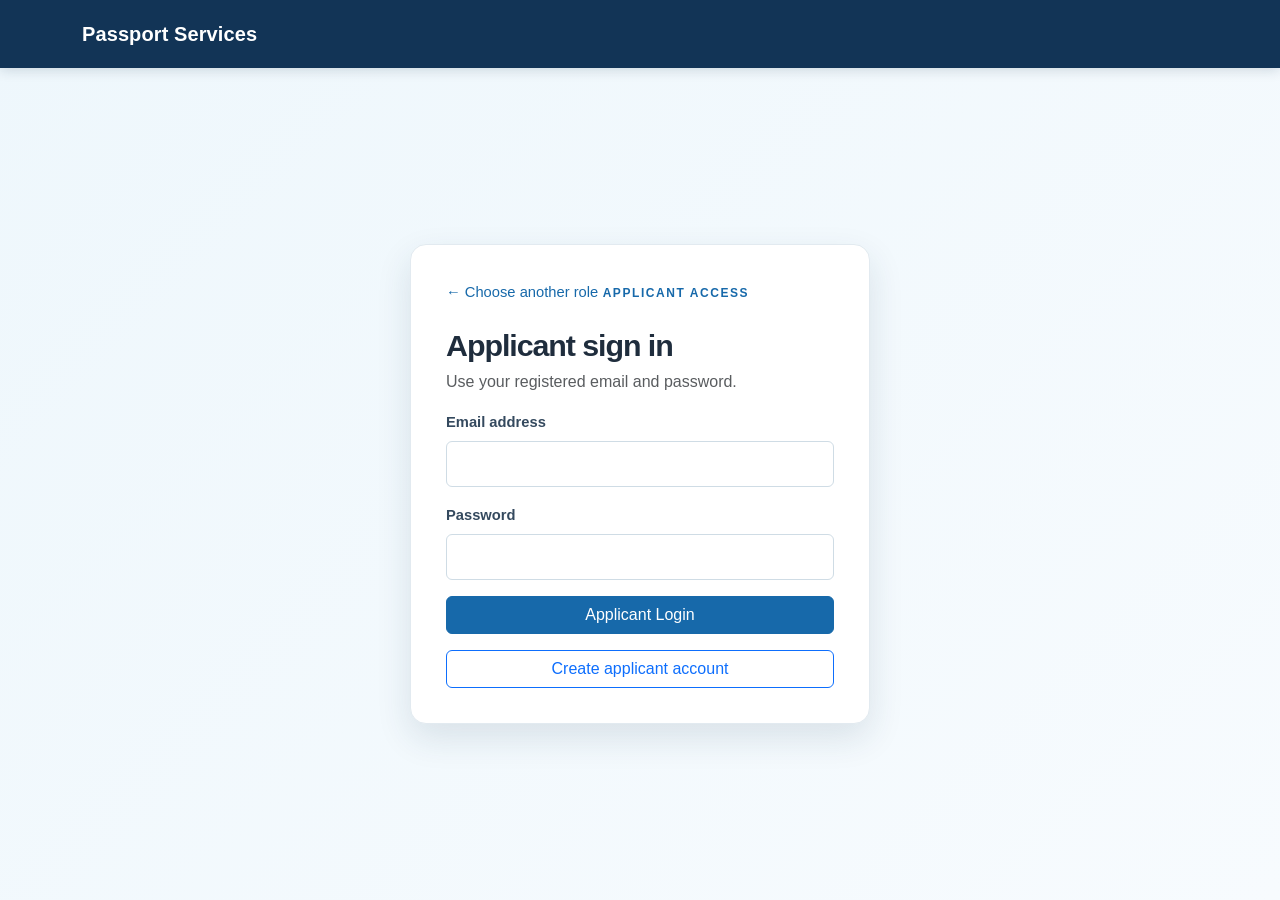
<file: instructions.html>
<!DOCTYPE html>
<html lang="en">
<head>
    <meta charset="UTF-8">
    <meta name="viewport" content="width=device-width, initial-scale=1.0">
    <title>Instructions for Passport Office Visit - Passport Services</title>
    <link href="https://cdn.jsdelivr.net/npm/bootstrap@5.3.3/dist/css/bootstrap.min.css" rel="stylesheet">
    <link rel="stylesheet" href="style.css">
</head>
<body class="application-page">
    <nav class="navbar navbar-expand navbar-dark app-nav">
        <div class="container">
            <a class="navbar-brand" href="dashboard.html">Passport Services</a>
            <a class="btn btn-light btn-sm px-3" href="dashboard.html">Back to Dashboard</a>
        </div>
    </nav>
    <main class="container application-main">
        <header class="application-header">
            <span class="eyebrow">APPOINTMENT INSTRUCTIONS</span>
            <h1>Instructions for Passport Office Visit</h1>
            <p>Please review these mandatory guidelines before reporting to the Passport Seva Kendra (PSK) / POPSK.</p>
        </header>

        <!-- Appointment Summary Banner -->
        <section class="application-overview mb-4">
            <div class="row g-3">
                <div class="col-md-4"><strong>ARN:</strong> <span id="dispArn" class="text-primary fw-bold"></span></div>
                <div class="col-md-4"><strong>Applicant Name:</strong> <span id="dispName"></span></div>
                <div class="col-md-4"><strong>Application Type:</strong> <span id="dispType"></span></div>
                <div class="col-md-4"><strong>PSK / POPSK Location:</strong> <span id="dispPsk" class="fw-bold"></span></div>
                <div class="col-md-4"><strong>Appointment Date:</strong> <span id="dispDate" class="text-success fw-bold"></span></div>
                <div class="col-md-4"><strong>Appointment Time:</strong> <span id="dispTime" class="text-success fw-bold"></span></div>
            </div>
        </section>

        <!-- Section 1: Before Your Appointment -->
        <section class="form-panel">
            <div class="panel-content">
                <h2 class="h5 fw-bold text-navy">1. Before Your Appointment</h2>
                <ul class="mt-2 text-secondary">
                    <li>Check your appointment date, reporting time, and PSK location carefully.</li>
                    <li>Carry a printed copy of your <strong>Appointment Confirmation Slip / Application Reference Number (ARN)</strong>.</li>
                    <li>Arrive at the Passport Office / PSK at least 15 minutes before your scheduled reporting time.</li>
                    <li>Ensure all details submitted online match your physical identity documents exactly.</li>
                    <li>If any details have changed after online submission, notify the counter officer during document verification.</li>
                </ul>
            </div>
        </section>

        <!-- Section 2: Documents to Bring (Dynamic Checklist) -->
        <section class="form-panel">
            <div class="panel-content">
                <h2 class="h5 fw-bold text-navy">2. Mandatory Documents to Bring</h2>
                <p class="text-muted small">Below is the document checklist generated dynamically based on your application entries.</p>

                <div class="table-responsive">
                    <table class="table table-bordered align-middle">
                        <thead class="table-light">
                            <tr>
                                <th>Category</th>
                                <th>Required Document</th>
                                <th>Original Required</th>
                                <th>Photocopies Required</th>
                            </tr>
                        </thead>
                        <tbody id="documentChecklistBody">
                            <!-- Populated dynamically via JS -->
                        </tbody>
                    </table>
                </div>

                <div class="alert alert-warning small mt-2">
                    <strong>Important Note:</strong> Documents uploaded online during application submission are for reference only. <strong>Original documents MUST be physically produced at the PSK.</strong>
                </div>
            </div>
        </section>

        <!-- Section 3: At the Passport Office -->
        <section class="form-panel">
            <div class="panel-content">
                <h2 class="h5 fw-bold text-navy">3. What Happens at the Passport Office</h2>
                <ol class="mt-2 text-secondary">
                    <li><strong>Token Issuance:</strong> Show your ARN slip at the entry counter to receive your processing token number.</li>
                    <li><strong>Document Verification:</strong> The Verification Officer will inspect your original documents against your submitted application.</li>
                    <li><strong>Photograph & Biometric Capture:</strong> Live facial photograph and fingerprint scans will be recorded at the counters.</li>
                    <li><strong>Verification Review:</strong> Officer will confirm identity checks and request police verification or forward your case to the Passport Officer.</li>
                </ol>
            </div>
        </section>

        <!-- Section 4: Tatkaal Specific Instructions (If Applicable) -->
        <section id="tatkaalSection" class="form-panel border-warning d-none">
            <div class="panel-content">
                <h2 class="h5 fw-bold text-dark">4. Tatkaal Service Specific Instructions</h2>
                <p class="text-secondary small">As your application is submitted under <strong>Tatkaal Service</strong>, please note:</p>
                <ul class="text-secondary">
                    <li>Bring your completed and signed <strong>Tatkaal Annexure Undertaking</strong> along with original supporting proof.</li>
                    <li>You must produce 3 acceptable original Annexure documents as declared in your application.</li>
                    <li>Police verification for eligible Tatkaal applicants is conducted on a post-passport-issuance basis.</li>
                </ul>
            </div>
        </section>

        <!-- Section 5: Important Warning Box -->
        <div class="alert alert-danger p-3 mb-4">
            <h5 class="alert-heading fw-bold">Important Notice</h5>
            <p class="mb-0 small">Do not bring digital copies on mobile phones only. You MUST produce physical original documents. Appointment booking does not guarantee automatic passport issuance; final approval is subject to physical verification and administrative clearance.</p>
        </div>

        <!-- Action Buttons -->
        <div class="d-flex justify-content-between align-items-center flex-wrap gap-2 mb-5">
            <a href="dashboard.html" class="btn btn-outline-secondary">Back to Dashboard</a>
            <div class="d-flex gap-2">
                <a href="application.html" class="btn btn-outline-primary">View Submitted Form</a>
                <button type="button" class="btn btn-primary" onclick="window.print()">Print Appointment Slip</button>
            </div>
        </div>
    </main>

    <script src="js/instructions.js"></script>
</body>
</html>
</file>
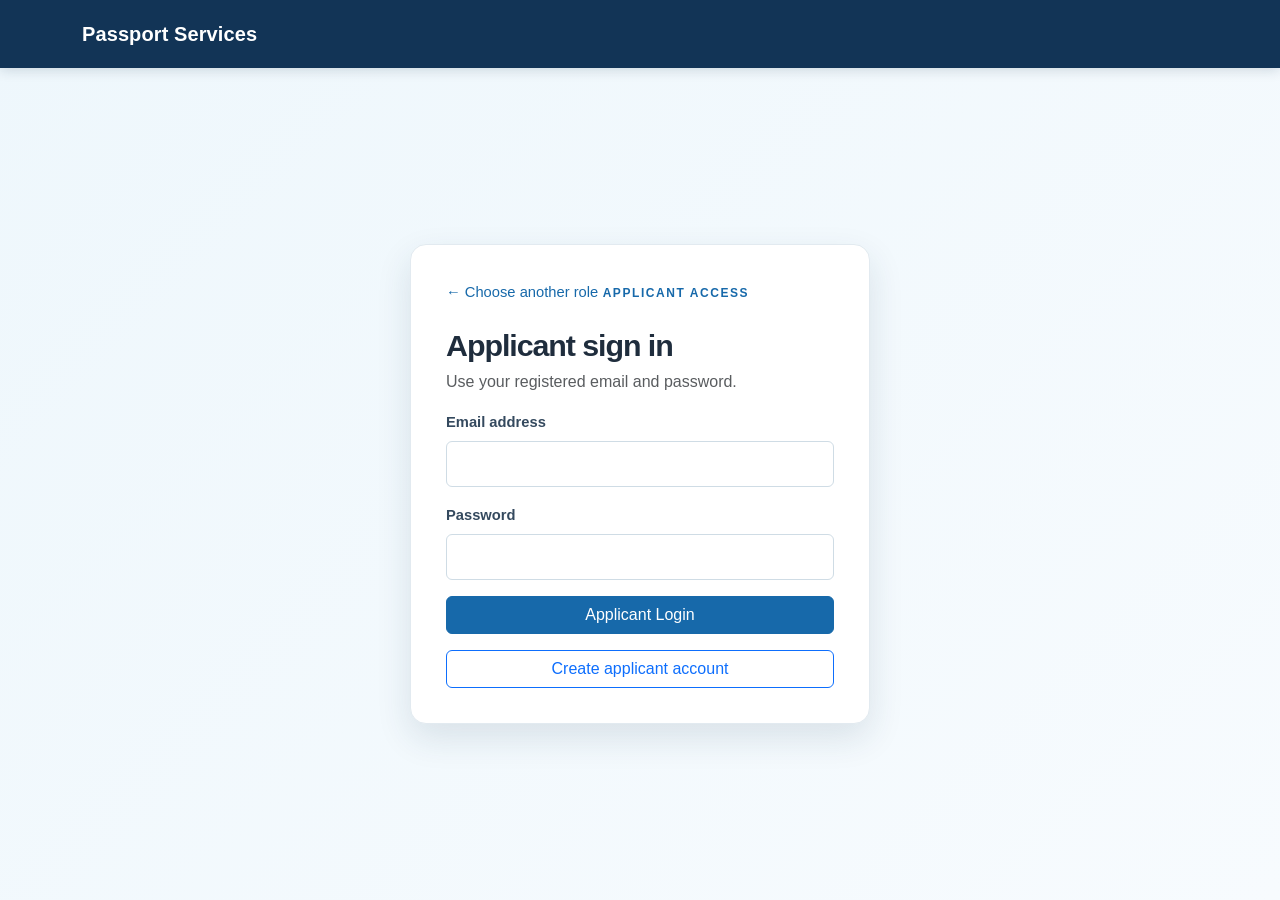
<file: login.html>
<!DOCTYPE html>
<html lang="en">
<head>
    <meta charset="UTF-8">
    <meta name="viewport" content="width=device-width, initial-scale=1.0">
    <title>Login - Passport Services</title>
    <link href="https://cdn.jsdelivr.net/npm/bootstrap@5.3.3/dist/css/bootstrap.min.css" rel="stylesheet">
    <link rel="stylesheet" href="style.css">
</head>
<body class="auth-page">
    <nav class="navbar navbar-expand navbar-dark app-nav"><div class="container"><a class="navbar-brand" href="index.html">Passport Services</a></div></nav>
    <main class="auth-main container"><section class="auth-card single-auth-card">
        <a class="back-link" href="index.html">&larr; Choose another role</a>
        <span class="eyebrow" id="roleLabel">SECURE ACCESS</span><h1 id="loginTitle">Sign in</h1><p class="text-muted" id="loginDescription"></p>
        <form id="loginForm">
            <div id="staffFields" hidden><div class="mb-3"><label for="staffName" class="form-label">Name</label><input id="staffName" type="text" class="form-control"></div><div class="mb-3"><label for="staffId" class="form-label">Staff ID</label><input id="staffId" type="text" class="form-control"></div></div>
            <div class="mb-3" id="emailGroup"><label for="email" class="form-label">Email address</label><input id="email" type="email" class="form-control" required></div>
            <div class="mb-3"><label for="password" class="form-label">Password</label><input id="password" type="password" class="form-control" required></div>
            <button class="btn btn-primary w-100" id="loginButton" type="submit">Sign in</button>
        </form>
        <a id="registerLink" href="register.html" class="btn btn-outline-primary w-100 mt-3">Create applicant account</a>
    </section></main>
    <script src="js/login.js"></script>
</body>
</html>
</file>
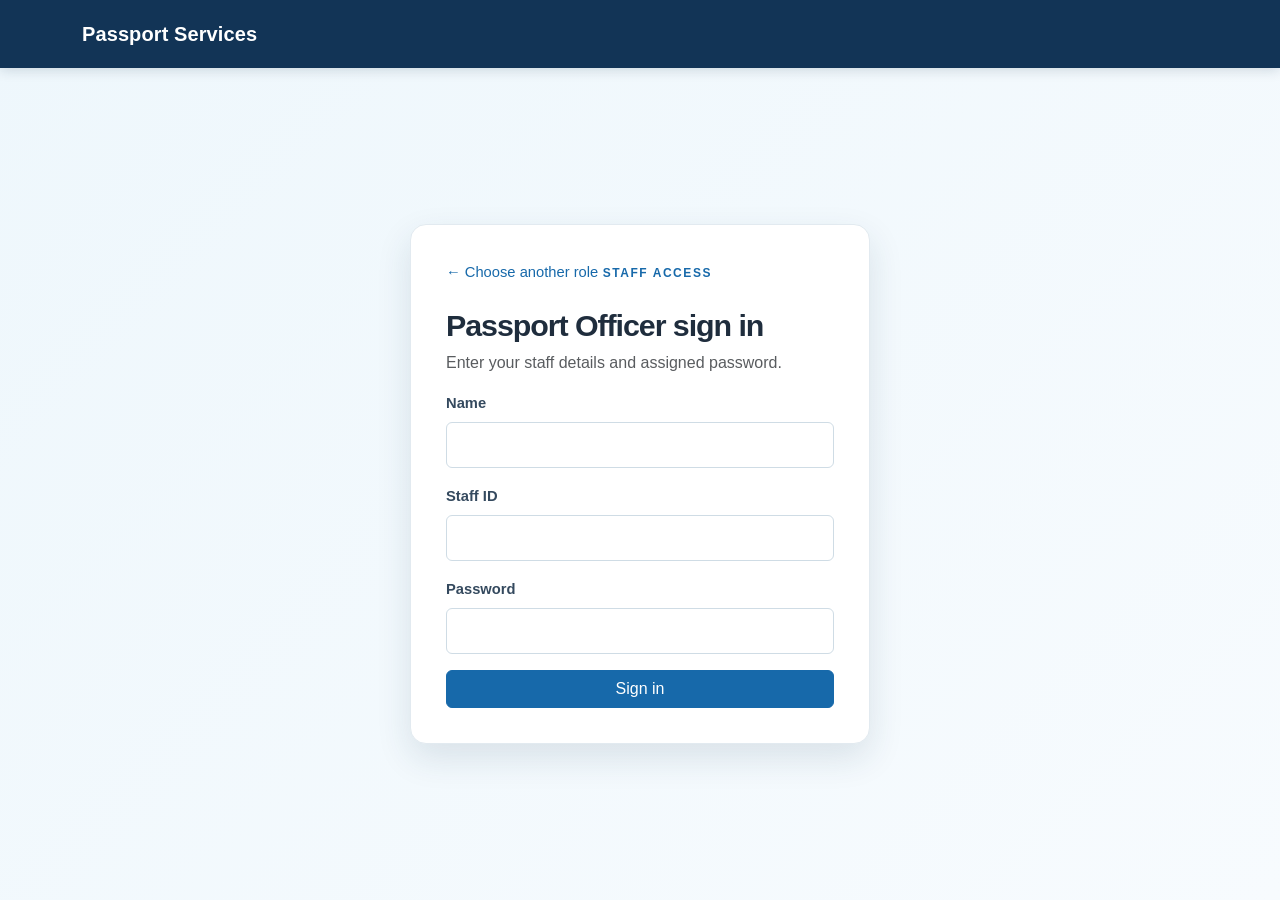
<file: passport-officer.html>
<!DOCTYPE html>
<html lang="en">
<head>
    <meta charset="UTF-8">
    <meta name="viewport" content="width=device-width, initial-scale=1.0">
    <title>Passport Officer Portal - Passport Services</title>
    <link href="https://cdn.jsdelivr.net/npm/bootstrap@5.3.3/dist/css/bootstrap.min.css" rel="stylesheet">
    <link rel="stylesheet" href="style.css">
</head>
<body class="dashboard-page">
    <nav class="navbar navbar-expand navbar-dark app-nav">
        <div class="container">
            <a class="navbar-brand" href="#">Passport Services — Passport Officer Portal</a>
            <div class="d-flex align-items-center gap-3">
                <span class="text-light small">Passport Officer: <strong id="poNameDisplay">PO Officer</strong></span>
                <button class="btn btn-light btn-sm px-3" id="logoutBtn">Logout</button>
            </div>
        </div>
    </nav>

    <main class="container dashboard-main">
        <header class="dashboard-hero">
            <div>
                <span class="eyebrow">PASSPORT OFFICER DECISION & DISPATCH MODULE</span>
                <h1>Case Review & Granting Portal</h1>
                <p>Review completed verification reports, evaluate police verification outcomes, make final granting decisions, and manage backend dispatch.</p>
            </div>
        </header>

        <!-- Summary Cards -->
        <section class="row g-3 mb-4">
            <div class="col-md-3">
                <div class="card p-3 shadow-sm border-0 bg-white">
                    <span class="text-muted small fw-bold">PENDING PO REVIEW</span>
                    <h3 class="fw-bold my-1 text-warning" id="cntReview">0</h3>
                </div>
            </div>
            <div class="col-md-3">
                <div class="card p-3 shadow-sm border-0 bg-white">
                    <span class="text-muted small fw-bold">ADVERSE POLICE REPORTS</span>
                    <h3 class="fw-bold my-1 text-danger" id="cntAdverse">0</h3>
                </div>
            </div>
            <div class="col-md-3">
                <div class="card p-3 shadow-sm border-0 bg-white">
                    <span class="text-muted small fw-bold">PASSPORTS GRANTED</span>
                    <h3 class="fw-bold my-1 text-success" id="cntGranted">0</h3>
                </div>
            </div>
            <div class="col-md-3">
                <div class="card p-3 shadow-sm border-0 bg-white">
                    <span class="text-muted small fw-bold">DISPATCHED</span>
                    <h3 class="fw-bold my-1 text-info" id="cntDispatched">0</h3>
                </div>
            </div>
        </section>

        <!-- Review Queue Table -->
        <section class="application-overview">
            <div class="d-flex justify-content-between align-items-center mb-3">
                <h2 class="h5 fw-bold mb-0">Applications Pending Grant Decision</h2>
                <div class="d-flex gap-2">
                    <input type="text" id="poSearchInput" class="form-control form-control-sm" placeholder="Filter by ARN / Name...">
                </div>
            </div>

            <div class="table-responsive">
                <table class="table table-hover align-middle">
                    <thead class="table-light">
                        <tr>
                            <th>ARN</th>
                            <th>Applicant Name</th>
                            <th>Type</th>
                            <th>Verification Status</th>
                            <th>Police Verification</th>
                            <th>Overall Status</th>
                            <th>Actions</th>
                        </tr>
                    </thead>
                    <tbody id="poQueueBody">
                        <!-- Rendered by js/passport-officer.js -->
                    </tbody>
                </table>
            </div>
        </section>

        <!-- Detailed Case Review Modal -->
        <div class="modal fade" id="poReviewModal" tabindex="-1" aria-labelledby="poReviewModalLabel" aria-hidden="true">
            <div class="modal-dialog modal-xl modal-dialog-scrollable">
                <div class="modal-content">
                    <div class="modal-header bg-navy text-white">
                        <h5 class="modal-header-title h6 mb-0" id="poReviewModalLabel">Passport Officer Case Review — <span id="poModalArn"></span></h5>
                        <button type="button" class="btn-close btn-close-white" data-bs-dismiss="modal" aria-label="Close"></button>
                    </div>
                    <div class="modal-body">
                        <!-- 12-Tab Case Reviewer -->
                        <ul class="nav nav-tabs" id="poTab" role="tablist">
                            <li class="nav-item"><button class="nav-link active" data-bs-toggle="tab" data-bs-target="#poTab1" type="button">Application</button></li>
                            <li class="nav-item"><button class="nav-link" data-bs-toggle="tab" data-bs-target="#poTab2" type="button">Applicant</button></li>
                            <li class="nav-item"><button class="nav-link" data-bs-toggle="tab" data-bs-target="#poTab3" type="button">Family</button></li>
                            <li class="nav-item"><button class="nav-link" data-bs-toggle="tab" data-bs-target="#poTab4" type="button">Address</button></li>
                            <li class="nav-item"><button class="nav-link" data-bs-toggle="tab" data-bs-target="#poTab5" type="button">Emergency</button></li>
                            <li class="nav-item"><button class="nav-link" data-bs-toggle="tab" data-bs-target="#poTab6" type="button">Prev Passport</button></li>
                            <li class="nav-item"><button class="nav-link" data-bs-toggle="tab" data-bs-target="#poTab7" type="button">Other Details</button></li>
                            <li class="nav-item"><button class="nav-link" data-bs-toggle="tab" data-bs-target="#poTab8" type="button">Documents</button></li>
                            <li class="nav-item"><button class="nav-link fw-bold text-success" data-bs-toggle="tab" data-bs-target="#poTab9" type="button">VO Report</button></li>
                            <li class="nav-item"><button class="nav-link fw-bold text-success" data-bs-toggle="tab" data-bs-target="#poTab10" type="button">Biometrics</button></li>
                            <li class="nav-item"><button class="nav-link fw-bold text-success" data-bs-toggle="tab" data-bs-target="#poTab11" type="button">PVR Review</button></li>
                            <li class="nav-item"><button class="nav-link fw-bold text-navy" data-bs-toggle="tab" data-bs-target="#poTab12" type="button">Dispatch Pipeline</button></li>
                        </ul>

                        <div class="tab-content p-3 border border-top-0 rounded-bottom bg-white" id="poTabContent">
                            <div class="tab-pane fade show active" id="poTab1" role="tabpanel">
                                <h6>Passport & Service Overview</h6>
                                <div class="row g-3" id="poPassOverview"></div>
                            </div>
                            <div class="tab-pane fade" id="poTab2" role="tabpanel">
                                <h6>Applicant Personal Information</h6>
                                <div class="row g-3" id="poApplicantOverview"></div>
                            </div>
                            <div class="tab-pane fade" id="poTab3" role="tabpanel">
                                <h6>Family & Spouse Details</h6>
                                <div class="row g-3" id="poFamilyOverview"></div>
                            </div>
                            <div class="tab-pane fade" id="poTab4" role="tabpanel">
                                <h6>Address & Communication</h6>
                                <div class="row g-3" id="poAddressOverview"></div>
                            </div>
                            <div class="tab-pane fade" id="poTab5" role="tabpanel">
                                <h6>Emergency Contact Info</h6>
                                <div class="row g-3" id="poEmergencyOverview"></div>
                            </div>
                            <div class="tab-pane fade" id="poTab6" role="tabpanel">
                                <h6>Prior Passport History</h6>
                                <div class="row g-3" id="poPrevPassportOverview"></div>
                            </div>
                            <div class="tab-pane fade" id="poTab7" role="tabpanel">
                                <h6>Statutory Legal Declarations</h6>
                                <div id="poDeclarationsOverview"></div>
                            </div>
                            <div class="tab-pane fade" id="poTab8" role="tabpanel">
                                <h6>Uploaded Documents Review</h6>
                                <div id="poDocOverview"></div>
                            </div>
                            <div class="tab-pane fade" id="poTab9" role="tabpanel">
                                <h6>Verification Officer Inspection Summary</h6>
                                <div id="poVoReportOverview"></div>
                            </div>
                            <div class="tab-pane fade" id="poTab10" role="tabpanel">
                                <h6>Biometric & Facial Photo Capture Report</h6>
                                <div id="poBiometricsOverview"></div>
                            </div>
                            <div class="tab-pane fade" id="poTab11" role="tabpanel">
                                <h6>Police Verification Report (PVR) Outcome</h6>
                                <div id="poPvrOverview"></div>
                            </div>
                            <div class="tab-pane fade" id="poTab12" role="tabpanel">
                                <h6>Mock Backend Dispatch Pipeline</h6>
                                <div id="poDispatchPipelineContainer"></div>
                            </div>
                        </div>

                        <!-- Final Decision Section -->
                        <div class="border rounded p-3 bg-light mt-4">
                            <h5 class="fw-bold text-navy">Final Granting Decision</h5>
                            <div class="row g-3 mt-1">
                                <div class="col-md-6">
                                    <label for="poDecisionSelect" class="form-label font-weight-bold">Officer Action</label>
                                    <select id="poDecisionSelect" class="form-select">
                                        <option value="GRANT">GRANT PASSPORT</option>
                                        <option value="HOLD">PUT ON HOLD</option>
                                        <option value="CLARIFICATION_REQUIRED">REQUEST CLARIFICATION</option>
                                        <option value="RE_VERIFICATION_REQUIRED">REQUEST RE-VERIFICATION</option>
                                        <option value="REJECT">REJECT APPLICATION</option>
                                    </select>
                                </div>
                                <div class="col-md-6">
                                    <label for="poRemarksInput" class="form-label font-weight-bold">Decision Remarks / Justification</label>
                                    <input id="poRemarksInput" class="form-control" placeholder="Enter officer decision notes">
                                </div>
                            </div>
                        </div>
                    </div>
                    <div class="modal-footer d-flex justify-content-between">
                        <button type="button" class="btn btn-outline-secondary" data-bs-dismiss="modal">Close</button>
                        <button type="button" class="btn btn-success btn-lg" id="btnConfirmDecision">Execute Decision</button>
                    </div>
                </div>
            </div>
        </div>
    </main>

    <script src="https://cdn.jsdelivr.net/npm/bootstrap@5.3.3/dist/js/bootstrap.bundle.min.js"></script>
    <script src="js/passport-officer.js"></script>
</body>
</html>
</file>
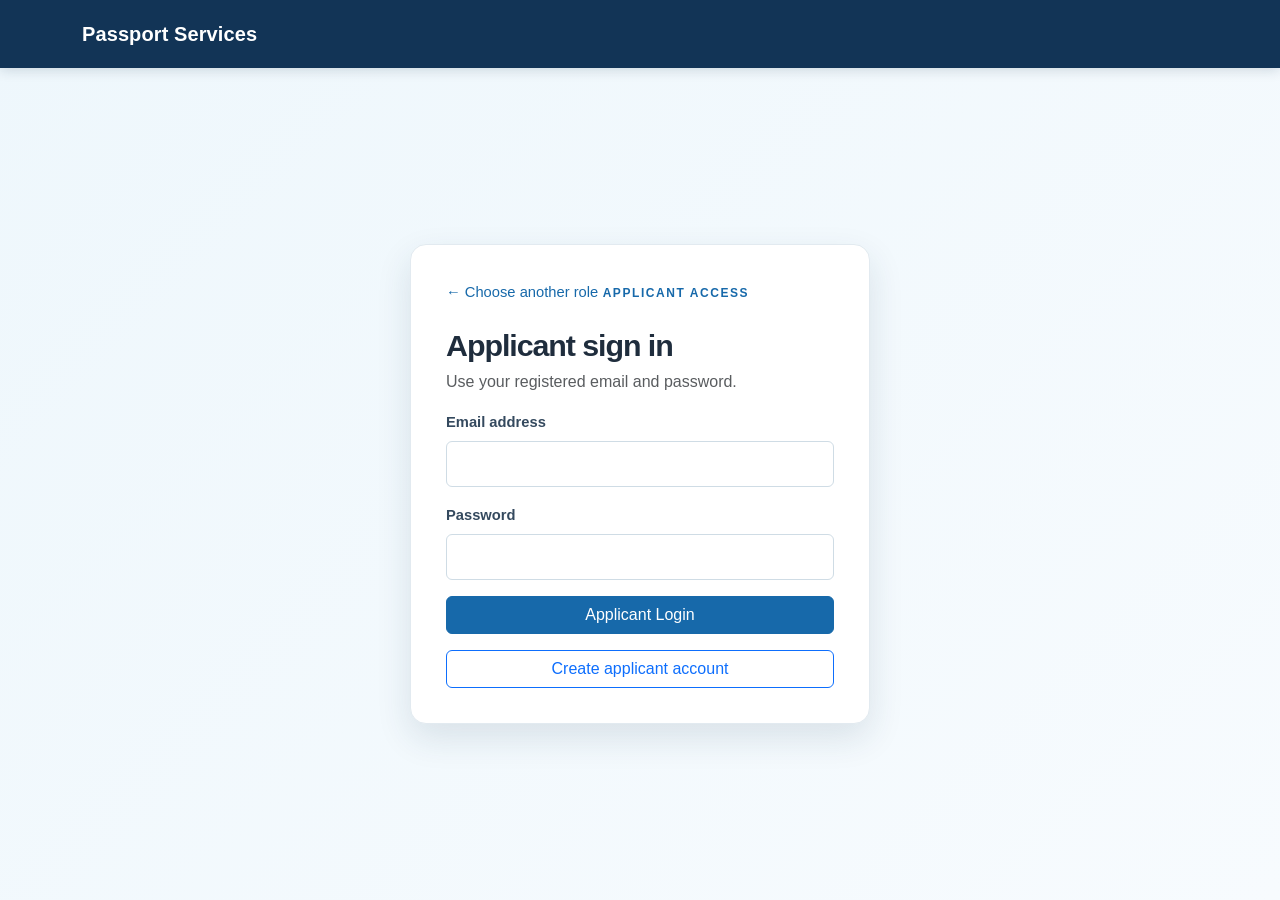
<file: payment.html>
<!DOCTYPE html>
<html lang="en">
<head>
    <meta charset="UTF-8">
    <meta name="viewport" content="width=device-width, initial-scale=1.0">
    <title>Fee Payment - Passport Services</title>
    <link href="https://cdn.jsdelivr.net/npm/bootstrap@5.3.3/dist/css/bootstrap.min.css" rel="stylesheet">
    <link rel="stylesheet" href="style.css">
</head>
<body class="application-page">
    <nav class="navbar navbar-expand navbar-dark app-nav">
        <div class="container">
            <a class="navbar-brand" href="dashboard.html">Passport Services</a>
            <a class="btn btn-light btn-sm px-3" href="dashboard.html">Back to dashboard</a>
        </div>
    </nav>
    <main class="container application-main">
        <header class="application-header">
            <span class="eyebrow">STEP 2: PAYMENT SIMULATION</span>
            <h1>Pay Passport Fee</h1>
            <p>Payment must be completed prior to scheduling an appointment slot at a Passport Seva Kendra.</p>
        </header>

        <section class="form-panel">
            <div class="panel-content">
                <h2>Application Overview</h2>
                <div class="row g-3 my-2">
                    <div class="col-md-6"><strong>Application Reference Number (ARN):</strong> <span id="dispArn" class="text-primary font-weight-bold"></span></div>
                    <div class="col-md-6"><strong>Applicant Name:</strong> <span id="dispName"></span></div>
                    <div class="col-md-6"><strong>Application Type:</strong> <span id="dispType"></span></div>
                    <div class="col-md-6"><strong>Booklet Type:</strong> <span id="dispBooklet"></span></div>
                </div>

                <h3 class="mt-4">Fee Breakdown</h3>
                <table class="fee-table">
                    <thead>
                        <tr>
                            <th>Description</th>
                            <th>Amount (₹)</th>
                        </tr>
                    </thead>
                    <tbody>
                        <tr>
                            <td>Base Passport Fee</td>
                            <td id="dispBaseFee">₹0</td>
                        </tr>
                        <tr id="rowTatkaalFee" class="d-none">
                            <td>Tatkaal Additional Fee</td>
                            <td id="dispTatkaalFee">₹0</td>
                        </tr>
                        <tr class="fw-bold table-light">
                            <td>Total Amount Payable</td>
                            <td id="dispTotalFee" class="text-success fs-5">₹0</td>
                        </tr>
                    </tbody>
                </table>

                <h3 class="mt-4">Select Payment Method (Simulation)</h3>
                <form id="paymentForm">
                    <div class="form-check mb-2">
                        <input class="form-check-input" type="radio" name="payMethod" id="payUPI" value="UPI" checked>
                        <label class="form-check-label fw-bold" for="payUPI">UPI (Google Pay / PhonePe / Paytm)</label>
                    </div>
                    <div class="form-check mb-2">
                        <input class="form-check-input" type="radio" name="payMethod" id="payCard" value="Credit/Debit Card">
                        <label class="form-check-label fw-bold" for="payCard">Credit / Debit Card</label>
                    </div>
                    <div class="form-check mb-4">
                        <input class="form-check-input" type="radio" name="payMethod" id="payNet" value="Internet Banking">
                        <label class="form-check-label fw-bold" for="payNet">Internet Banking</label>
                    </div>

                    <div class="alert alert-secondary small">
                        <strong>Academic Project Notice:</strong> This is a simulated payment gateway. No actual money will be charged.
                    </div>

                    <button type="submit" class="btn btn-success btn-lg w-100 mt-2">Simulate Payment & Complete</button>
                </form>
            </div>
        </section>
    </main>
    <script src="js/payment.js"></script>
</body>
</html>
</file>
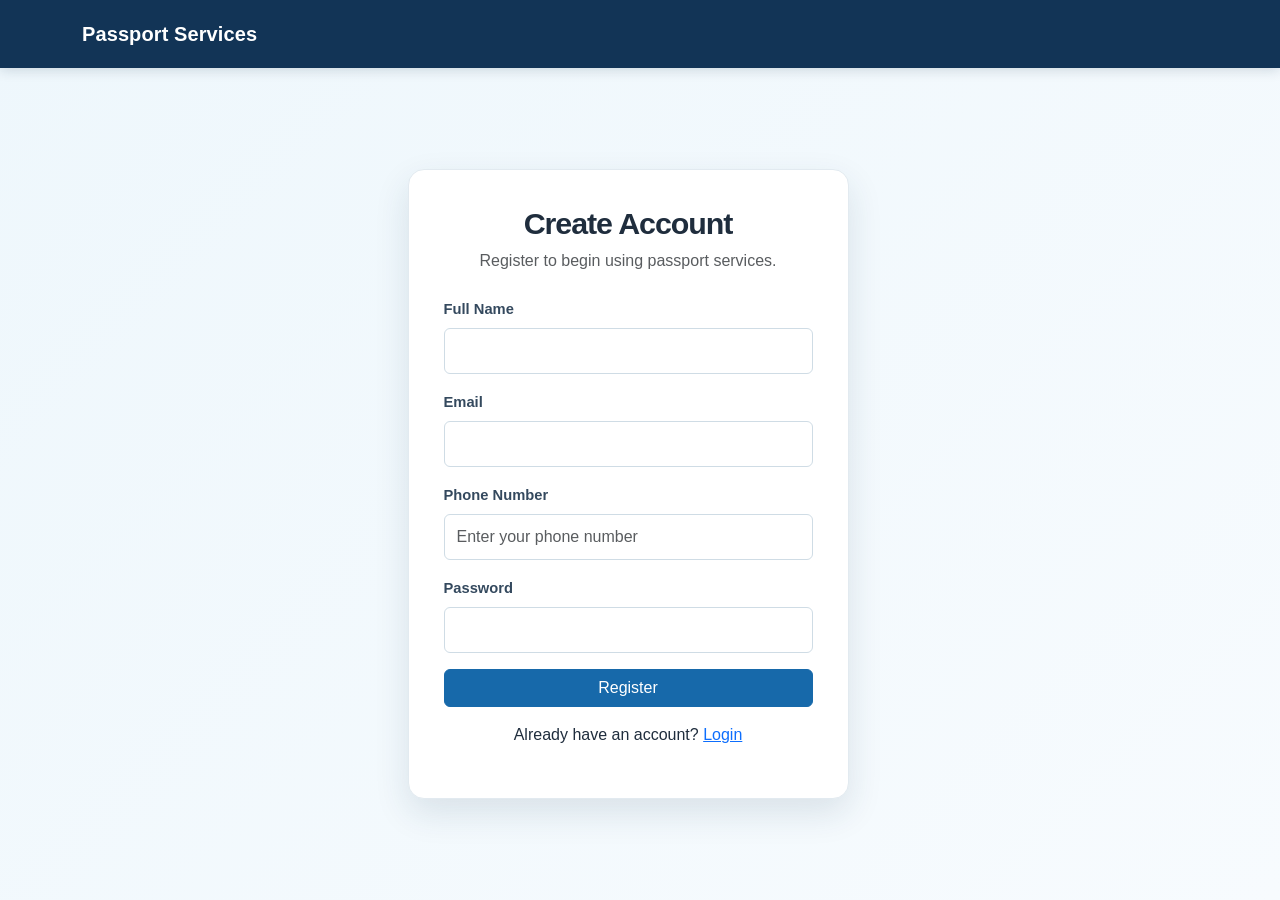
<file: register.html>
<!DOCTYPE html>
<html lang="en">

<head>
    <meta charset="UTF-8">
    <meta name="viewport" content="width=device-width, initial-scale=1.0">

    <title>Register - Passport Management System</title>

    <link href="https://cdn.jsdelivr.net/npm/bootstrap@5.3.3/dist/css/bootstrap.min.css" rel="stylesheet">

    <link rel="stylesheet" href="style.css">
</head>

<body class="auth-page">

    <nav class="navbar navbar-expand navbar-dark app-nav">
        <div class="container">

            <a class="navbar-brand" href="index.html">
                Passport Services
            </a>

        </div>
    </nav>


    <main class="auth-main container">

        <div class="row justify-content-center">

            <div class="col-md-5">

                <div class="auth-card">

                    <h1 class="text-center mb-2">
                        Create Account
                    </h1>
                    <p class="text-center text-muted mb-4">Register to begin using passport services.</p>


                    <form id="registerform">

                        <div class="mb-3">
                            <label class="form-label">
                                Full Name
                            </label>

                            <input type="text" id="name" class="form-control" required>
                        </div>


                        <div class="mb-3">
                            <label class="form-label">
                                Email
                            </label>

                            <input type="email" id="email" class="form-control" required>
                        </div>

                        <div class="mb-3">
                            <label class="form-label" for="phoneNumber">
                                Phone Number
                            </label>

                            <input type="tel" id="phoneNumber" class="form-control" placeholder="Enter your phone number" required>
                        </div>


                        <div class="mb-3">
                            <label class="form-label">
                                Password
                            </label>

                            <input type="password" id="password" class="form-control" required>
                        </div>


                        <button type="submit" class="btn btn-primary w-100">
                            Register
                        </button>


                    </form>


                    <p class="text-center mt-3">
                        Already have an account?
                        <a href="login.html">
                            Login
                        </a>
                    </p>


                </div>

            </div>

        </div>

    </main>


    <script src="js/register.js"></script>

</body>

</html>
</file>
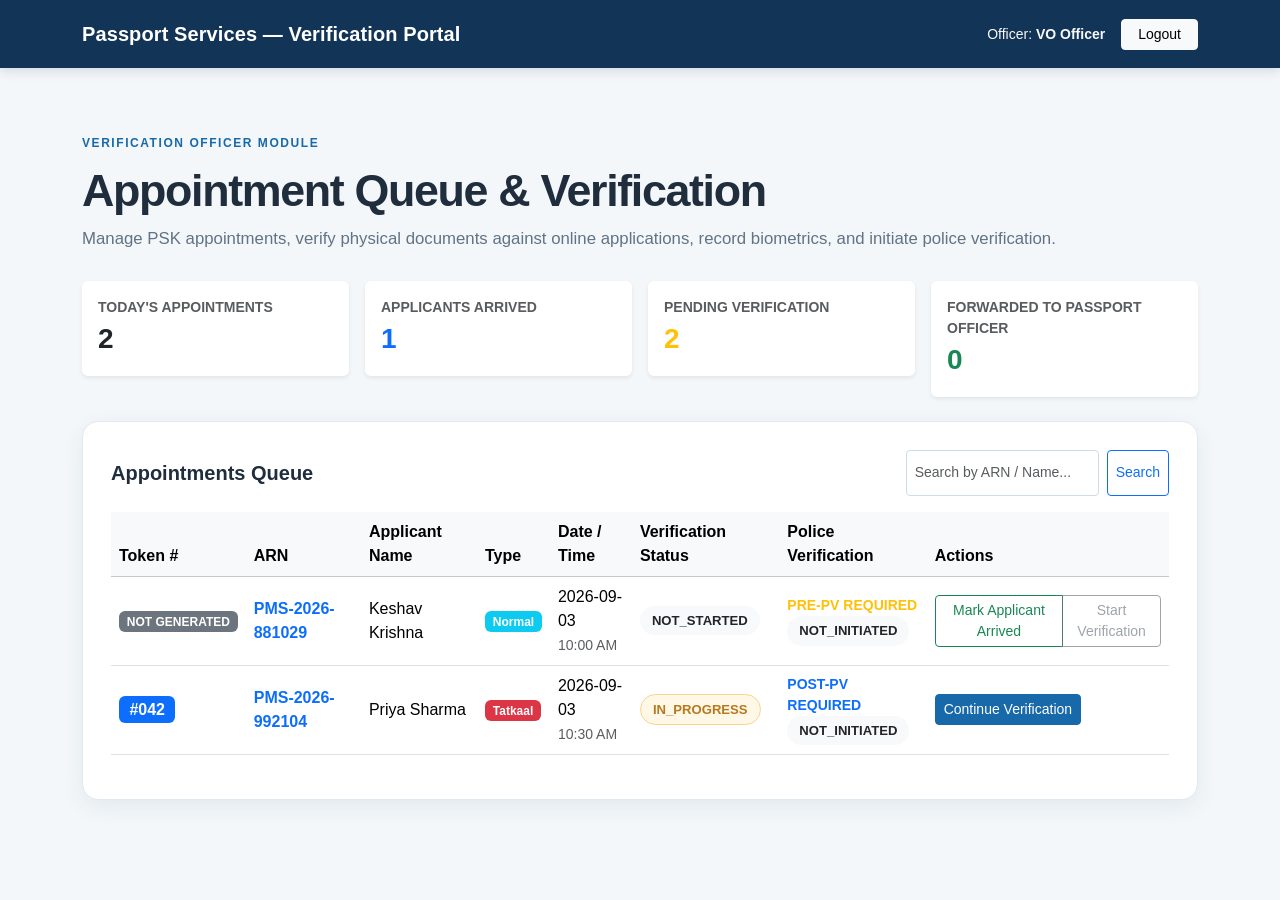
<file: verification-officer.html>
<!DOCTYPE html>
<html lang="en">
<head>
    <meta charset="UTF-8">
    <meta name="viewport" content="width=device-width, initial-scale=1.0">
    <title>Verification Officer Portal - Passport Services</title>
    <link href="https://cdn.jsdelivr.net/npm/bootstrap@5.3.3/dist/css/bootstrap.min.css" rel="stylesheet">
    <link rel="stylesheet" href="style.css">
</head>
<body class="dashboard-page">
    <nav class="navbar navbar-expand navbar-dark app-nav">
        <div class="container">
            <a class="navbar-brand" href="#">Passport Services — Verification Portal</a>
            <div class="d-flex align-items-center gap-3">
                <span class="text-light small">Officer: <strong id="officerNameDisplay">VO Officer</strong></span>
                <button class="btn btn-light btn-sm px-3" id="logoutBtn">Logout</button>
            </div>
        </div>
    </nav>

    <main class="container dashboard-main">
        <header class="dashboard-hero">
            <div>
                <span class="eyebrow">VERIFICATION OFFICER MODULE</span>
                <h1>Appointment Queue & Verification</h1>
                <p>Manage PSK appointments, verify physical documents against online applications, record biometrics, and initiate police verification.</p>
            </div>
        </header>

        <!-- Summary Cards -->
        <section class="row g-3 mb-4">
            <div class="col-md-3">
                <div class="card p-3 shadow-sm border-0 bg-white">
                    <span class="text-muted small fw-bold">TODAY'S APPOINTMENTS</span>
                    <h3 class="fw-bold my-1 text-navy" id="cntToday">0</h3>
                </div>
            </div>
            <div class="col-md-3">
                <div class="card p-3 shadow-sm border-0 bg-white">
                    <span class="text-muted small fw-bold">APPLICANTS ARRIVED</span>
                    <h3 class="fw-bold my-1 text-primary" id="cntArrived">0</h3>
                </div>
            </div>
            <div class="col-md-3">
                <div class="card p-3 shadow-sm border-0 bg-white">
                    <span class="text-muted small fw-bold">PENDING VERIFICATION</span>
                    <h3 class="fw-bold my-1 text-warning" id="cntPending">0</h3>
                </div>
            </div>
            <div class="col-md-3">
                <div class="card p-3 shadow-sm border-0 bg-white">
                    <span class="text-muted small fw-bold">FORWARDED TO PASSPORT OFFICER</span>
                    <h3 class="fw-bold my-1 text-success" id="cntForwarded">0</h3>
                </div>
            </div>
        </section>

        <!-- Main Appointment Queue -->
        <section class="application-overview">
            <div class="d-flex justify-content-between align-items-center mb-3">
                <h2 class="h5 fw-bold mb-0">Appointments Queue</h2>
                <div class="d-flex gap-2">
                    <input type="text" id="searchArnInput" class="form-control form-control-sm" placeholder="Search by ARN / Name...">
                    <button class="btn btn-sm btn-outline-primary" id="btnSearchArn">Search</button>
                </div>
            </div>

            <div class="table-responsive">
                <table class="table table-hover align-middle">
                    <thead class="table-light">
                        <tr>
                            <th>Token #</th>
                            <th>ARN</th>
                            <th>Applicant Name</th>
                            <th>Type</th>
                            <th>Date / Time</th>
                            <th>Verification Status</th>
                            <th>Police Verification</th>
                            <th>Actions</th>
                        </tr>
                    </thead>
                    <tbody id="queueTableBody">
                        <!-- Rendered by js/verification-officer.js -->
                    </tbody>
                </table>
            </div>
        </section>

        <!-- Detailed Application Verification Modal / Drawer -->
        <div class="modal fade" id="verificationModal" tabindex="-1" aria-labelledby="verificationModalLabel" aria-hidden="true">
            <div class="modal-dialog modal-xl modal-dialog-scrollable">
                <div class="modal-content">
                    <div class="modal-header bg-navy text-white">
                        <h5 class="modal-header-title h6 mb-0" id="verificationModalLabel">Application Verification — <span id="modalArn"></span></h5>
                        <button type="button" class="btn-close btn-close-white" data-bs-dismiss="modal" aria-label="Close"></button>
                    </div>
                    <div class="modal-body">
                        <!-- Navigation Tabs inside Verification Officer Modal -->
                        <ul class="nav nav-tabs" id="voTab" role="tablist">
                            <li class="nav-item"><button class="nav-link active" id="tab1-tab" data-bs-toggle="tab" data-bs-target="#tab1" type="button">1. Passport</button></li>
                            <li class="nav-item"><button class="nav-link" id="tab2-tab" data-bs-toggle="tab" data-bs-target="#tab2" type="button">2. Applicant</button></li>
                            <li class="nav-item"><button class="nav-link" id="tab3-tab" data-bs-toggle="tab" data-bs-target="#tab3" type="button">3. Family</button></li>
                            <li class="nav-item"><button class="nav-link" id="tab4-tab" data-bs-toggle="tab" data-bs-target="#tab4" type="button">4. Address</button></li>
                            <li class="nav-item"><button class="nav-link" id="tab5-tab" data-bs-toggle="tab" data-bs-target="#tab5" type="button">5. Emergency</button></li>
                            <li class="nav-item"><button class="nav-link" id="tab6-tab" data-bs-toggle="tab" data-bs-target="#tab6" type="button">6. Prev Passport</button></li>
                            <li class="nav-item"><button class="nav-link" id="tab7-tab" data-bs-toggle="tab" data-bs-target="#tab7" type="button">7. Declarations</button></li>
                            <li class="nav-item"><button class="nav-link fw-bold text-primary" id="tab8-tab" data-bs-toggle="tab" data-bs-target="#tab8" type="button">8. Document Verification</button></li>
                            <li class="nav-item"><button class="nav-link fw-bold text-primary" id="tab9-tab" data-bs-toggle="tab" data-bs-target="#tab9" type="button">9. Biometrics & Photo</button></li>
                            <li class="nav-item"><button class="nav-link fw-bold text-primary" id="tab10-tab" data-bs-toggle="tab" data-bs-target="#tab10" type="button">10. Police Verification</button></li>
                        </ul>

                        <div class="tab-content p-3 border border-top-0 rounded-bottom bg-white" id="voTabContent">
                            <!-- Tab 1: Passport -->
                            <div class="tab-pane fade show active" id="tab1" role="tabpanel">
                                <h6>Passport & Service Details</h6>
                                <div class="row g-3" id="voPassDetails"></div>
                            </div>
                            <!-- Tab 2: Applicant -->
                            <div class="tab-pane fade" id="tab2" role="tabpanel">
                                <h6>Applicant Personal Details</h6>
                                <div class="row g-3" id="voApplicantDetails"></div>
                            </div>
                            <!-- Tab 3: Family -->
                            <div class="tab-pane fade" id="tab3" role="tabpanel">
                                <h6>Family & Guardian Details</h6>
                                <div class="row g-3" id="voFamilyDetails"></div>
                            </div>
                            <!-- Tab 4: Address -->
                            <div class="tab-pane fade" id="tab4" role="tabpanel">
                                <h6>Residential Address Details</h6>
                                <div class="row g-3" id="voAddressDetails"></div>
                            </div>
                            <!-- Tab 5: Emergency -->
                            <div class="tab-pane fade" id="tab5" role="tabpanel">
                                <h6>Emergency Contact Details</h6>
                                <div class="row g-3" id="voEmergencyDetails"></div>
                            </div>
                            <!-- Tab 6: Prev Passport -->
                            <div class="tab-pane fade" id="tab6" role="tabpanel">
                                <h6>Identity Certificate & Previous Passport Details</h6>
                                <div class="row g-3" id="voPrevPassportDetails"></div>
                            </div>
                            <!-- Tab 7: Declarations -->
                            <div class="tab-pane fade" id="tab7" role="tabpanel">
                                <h6>Statutory Legal Declarations</h6>
                                <div id="voDeclarationsList"></div>
                            </div>
                            <!-- Tab 8: Document Verification -->
                            <div class="tab-pane fade" id="tab8" role="tabpanel">
                                <h6>Physical Document Verification vs Uploads</h6>
                                <div id="voDocVerificationContainer"></div>
                            </div>
                            <!-- Tab 9: Biometrics & Photo -->
                            <div class="tab-pane fade" id="tab9" role="tabpanel">
                                <h6>Mock Photograph & Biometric Capture</h6>
                                <div class="row g-3">
                                    <div class="col-md-6">
                                        <div class="border rounded p-3 text-center">
                                            <div class="bg-light p-4 rounded mb-2">📸 Live Camera Preview</div>
                                            <button type="button" class="btn btn-sm btn-primary" id="btnCapturePhoto">Capture Photograph</button>
                                            <div class="mt-2 small text-success fw-bold" id="photoStatusText">Status: Not Captured</div>
                                        </div>
                                    </div>
                                    <div class="col-md-6">
                                        <div class="border rounded p-3 text-center">
                                            <div class="bg-light p-4 rounded mb-2">🖐 Fingerprint Scanner</div>
                                            <button type="button" class="btn btn-sm btn-primary" id="btnCaptureBiometrics">Capture Biometrics</button>
                                            <div class="mt-2 small text-success fw-bold" id="bioStatusText">Status: Not Captured</div>
                                        </div>
                                    </div>
                                </div>
                            </div>
                            <!-- Tab 10: Police Verification -->
                            <div class="tab-pane fade" id="tab10" role="tabpanel">
                                <h6>Police Verification Request (PVR) Management</h6>
                                <div class="row g-3">
                                    <div class="col-md-6">
                                        <label for="pvrMode" class="form-label font-weight-bold">Police Verification Mode (Auto-Determined)</label>
                                        <input id="pvrMode" class="form-control fw-bold text-navy" readonly>
                                    </div>
                                    <div class="col-md-6">
                                        <label for="pvrStation" class="form-label font-weight-bold">Designated Police Station</label>
                                        <input id="pvrStation" class="form-control" placeholder="e.g. Saligramam Police Station">
                                    </div>
                                    <div class="col-12 mt-2">
                                        <button type="button" class="btn btn-sm btn-outline-primary" id="btnInitiatePvr">Initiate PVR Request</button>
                                    </div>
                                    <div class="col-12 mt-3" id="pvrInfoBox">
                                        <!-- Populated via JS -->
                                    </div>
                                    <div class="col-12 border-top pt-3 mt-3">
                                        <h6>Record Police Report Result</h6>
                                        <div class="row g-2">
                                            <div class="col-md-4">
                                                <select id="pvrResult" class="form-select" disabled>
                                                    <option value="PENDING">Pending Report</option>
                                                    <option value="CLEAR">CLEAR</option>
                                                    <option value="ADVERSE">ADVERSE (Issues Found)</option>
                                                </select>
                                            </div>
                                            <div class="col-md-8">
                                                <input id="pvrReportRemarks" class="form-control" placeholder="Police Station Verification Report Remarks" disabled>
                                            </div>
                                        </div>
                                    </div>
                                </div>
                            </div>
                        </div>
                    </div>
                    <div class="modal-footer d-flex justify-content-between">
                        <button type="button" class="btn btn-outline-secondary" data-bs-dismiss="modal">Close</button>
                        <div class="d-flex gap-2">
                            <button type="button" class="btn btn-warning" id="btnSaveVerificationDraft">Save Verification Draft</button>
                            <button type="button" class="btn btn-success" id="btnForwardToPO">Forward to Passport Officer</button>
                        </div>
                    </div>
                </div>
            </div>
        </div>
    </main>

    <script src="https://cdn.jsdelivr.net/npm/bootstrap@5.3.3/dist/js/bootstrap.bundle.min.js"></script>
    <script src="js/verification-officer.js"></script>
</body>
</html>
</file>
<file: style.css>
:root { --navy: #123456; --blue: #1769aa; --pale: #f4f8fb; --ink: #1f2d3d; }
* { box-sizing: border-box; }
body { min-height: 100vh; margin: 0; background: var(--pale); color: var(--ink); font-family: Inter, Arial, Helvetica, sans-serif; }
.app-nav { background: var(--navy); min-height: 68px; box-shadow: 0 2px 12px rgba(12, 39, 65, .16); }
.navbar-brand { font-weight: 700; letter-spacing: .1px; }
.hero-section { padding: 86px 0 78px; background: linear-gradient(135deg, #e7f3fc 0%, #f9fcff 58%, #dfeef9 100%); }
.eyebrow { display: inline-block; margin-bottom: 12px; color: var(--blue); font-size: .75rem; font-weight: 700; letter-spacing: .13em; }
.hero-section h1, .auth-card h1 { font-weight: 750; letter-spacing: -.035em; }
.hero-section h1 { max-width: 680px; margin: 0 auto; font-size: clamp(2.15rem, 5vw, 3.65rem); }
.hero-copy { max-width: 540px; margin: 18px auto 28px; color: #536271; font-size: 1.1rem; }
.btn-primary { border-color: var(--blue); background: var(--blue); }
.btn-primary:hover, .btn-primary:focus { border-color: #0e568e; background: #0e568e; }
.role-section { padding: 20px 12px 78px; }
.role-card { display: block; height: 100%; padding: 30px 24px; color: var(--ink); background: #fff; border: 1px solid #e2eaf0; border-radius: 14px; box-shadow: 0 5px 18px rgba(28, 62, 91, .06); text-decoration: none; transition: transform .2s, box-shadow .2s, border-color .2s; }
.role-card:hover, .role-card:focus { color: var(--ink); border-color: #8bbce0; box-shadow: 0 10px 25px rgba(28, 62, 91, .11); transform: translateY(-4px); }
.role-card h2 { margin: 0 0 8px; font-size: 1.2rem; font-weight: 700; }
.role-card > span:last-child { color: #667787; font-size: .94rem; }
.role-icon { display: grid; width: 39px; height: 39px; place-items: center; margin-bottom: 22px; border-radius: 50%; background: #e4f1fa; color: var(--blue); font-size: .75rem; font-weight: 700; }
.services-section h2 { font-size: 1.65rem; font-weight: 700; }
.service-card { height: 100%; padding: 25px 22px; background: #fff; border: 1px solid #e2eaf0; border-radius: 14px; box-shadow: 0 5px 18px rgba(28, 62, 91, .06); transition: transform .2s, box-shadow .2s; }
.service-card:hover { transform: translateY(-4px); box-shadow: 0 10px 25px rgba(28, 62, 91, .11); }
.service-icon { display: grid; width: 39px; height: 39px; place-items: center; margin-bottom: 20px; border-radius: 50%; background: #e4f1fa; color: var(--blue); font-size: .75rem; font-weight: 700; }
.service-card h3 { font-size: 1.08rem; font-weight: 700; }
.service-card p { margin: 0; color: #667787; font-size: .94rem; line-height: 1.55; }
.app-footer { padding: 22px; color: #637383; background: #fff; border-top: 1px solid #e2eaf0; font-size: .9rem; text-align: center; }
.auth-page { background: linear-gradient(135deg, #eef7fc, #f7fbfe); }
.auth-main { display: flex; min-height: calc(100vh - 68px); align-items: center; padding-top: 35px; padding-bottom: 35px; }
.auth-main > .row { width: 100%; }
.auth-card { padding: 35px; background: #fff; border: 1px solid #e2eaf0; border-radius: 16px; box-shadow: 0 14px 35px rgba(21, 57, 85, .12); }
.single-auth-card { width: min(100%, 460px); margin: 0 auto; }
.back-link { display: inline-block; margin-bottom: 24px; color: var(--blue); font-size: .92rem; text-decoration: none; }
.back-link:hover { text-decoration: underline; }
.auth-card h1 { margin-bottom: 7px; font-size: 1.9rem; }
.form-label { color: #34495e; font-size: .92rem; font-weight: 650; }
.required-label::after { margin-left: 3px; color: #c83232; content: "*"; }
.form-control, .form-select { min-height: 46px; border-color: #cfdce5; }
.form-control:focus, .form-select:focus { border-color: #73aeda; box-shadow: 0 0 0 .2rem rgba(23, 105, 170, .13); }
.auth-divider { display: flex; align-items: center; gap: 12px; margin: 23px 0 17px; color: #758493; font-size: .82rem; }
.auth-divider::before, .auth-divider::after { width: 100%; height: 1px; content: ""; background: #e4ebf0; }
.dashboard-main { padding-top: 62px; padding-bottom: 70px; }
.dashboard-page { background: #f3f7fa; }
.dashboard-hero { display: flex; align-items: end; justify-content: space-between; gap: 24px; margin-bottom: 30px; }
.dashboard-hero h1 { margin: 0 0 8px; font-size: clamp(2rem, 4vw, 2.8rem); font-weight: 750; letter-spacing: -.03em; }
.dashboard-hero p { margin: 0; color: #617384; font-size: 1.05rem; }
.application-overview { margin-bottom: 30px; padding: 28px; background: #fff; border: 1px solid #e0e9ef; border-radius: 16px; box-shadow: 0 7px 22px rgba(28, 62, 91, .07); }
.overview-heading { display: flex; align-items: start; justify-content: space-between; gap: 20px; }
.overview-heading h2 { margin: 0 0 5px; font-size: 1.25rem; font-weight: 700; }
.overview-heading p { margin: 0; color: #667787; }
.overview-heading > strong { color: var(--blue); white-space: nowrap; }
.journey-progress { height: 9px; margin: 20px 0 24px; border-radius: 99px; background: #e7eef4; }
.progress-bar { background: linear-gradient(90deg, #1769aa, #35a0d9); }
.journey-steps { display: grid; grid-template-columns: repeat(3, 1fr); gap: 12px; }
.journey-step { display: flex; align-items: center; gap: 12px; padding: 12px; color: #758493; border-radius: 10px; }
.journey-step > span { display: grid; width: 30px; height: 30px; flex: 0 0 30px; place-items: center; color: #738494; background: #edf2f6; border-radius: 50%; font-size: .85rem; font-weight: 700; }
.journey-step strong, .journey-step small { display: block; }
.journey-step small { margin-top: 2px; font-size: .8rem; }
.journey-step.complete { color: #176845; background: #eff9f3; }
.journey-step.complete > span { color: #fff; background: #21865a; }
.journey-step.complete > span::after { content: "✓"; }
.journey-step.complete > span { font-size: 0; }
.journey-step.complete > span::after { font-size: .95rem; }
.journey-step.current { color: var(--blue); background: #edf6fc; }
.journey-step.current > span { color: #fff; background: var(--blue); }
.dashboard-actions { display: grid; grid-template-columns: repeat(3, 1fr); gap: 20px; }
.dashboard-service { min-height: 275px; }
.primary-service { border-color: #c8e2f2; background: linear-gradient(145deg, #fff, #f1f9fd); }
.service-kicker { display: block; margin: -8px 0 12px; color: var(--blue); font-size: .72rem; font-weight: 750; letter-spacing: .1em; }
.application-page { background: #f3f7fa; }
.application-main { max-width: 920px; padding-top: 48px; padding-bottom: 72px; }
.application-header { margin-bottom: 28px; }
.application-header h1 { margin: 0 0 9px; font-size: clamp(2rem, 4vw, 2.7rem); font-weight: 750; letter-spacing: -.03em; }
.application-header p { max-width: 650px; margin: 0; color: #617384; }
.application-progress { margin-bottom: 24px; padding: 20px 23px; background: #e8f5fc; border: 1px solid #cde5f4; border-radius: 14px; color: #25445a; }
.application-progress .progress { height: 9px; background: #d5e8f3; }
.application-progress small { display: block; margin-top: 9px; color: #60798a; }
.form-panel { display: flex; gap: 18px; margin-bottom: 16px; padding: 27px; background: #fff; border: 1px solid #e0e9ef; border-radius: 15px; box-shadow: 0 5px 18px rgba(28, 62, 91, .05); }
.panel-number { display: grid; width: 36px; height: 36px; flex: 0 0 36px; place-items: center; color: #fff; background: var(--blue); border-radius: 50%; font-weight: 700; }
.panel-content { width: 100%; }
.panel-content h2 { margin: 2px 0 4px; font-size: 1.28rem; font-weight: 700; }
.file-status { display: block; min-height: 20px; margin-top: 7px; color: #587284; }
.form-actions { display: flex; align-items: center; justify-content: space-between; gap: 20px; margin-top: 24px; padding: 21px 4px; }
.form-actions p { max-width: 430px; margin: 5px 0 0; color: #667787; font-size: .88rem; }
.save-status { color: #198754; }
.dashboard-welcome { margin-bottom: 34px; }
.dashboard-welcome h1 { margin-bottom: 9px; font-size: clamp(2rem, 4vw, 2.8rem); font-weight: 750; letter-spacing: -.03em; }
.dashboard-welcome p { margin: 0; color: #617384; font-size: 1.05rem; }
.dashboard-service { display: flex; min-height: 295px; height: 100%; flex-direction: column; padding: 29px; background: #fff; border: 1px solid #e0e9ef; border-radius: 15px; box-shadow: 0 5px 18px rgba(28, 62, 91, .06); }
.dashboard-icon { display: grid; width: 45px; height: 45px; place-items: center; margin-bottom: 22px; border-radius: 12px; background: #e3f1fa; color: var(--blue); font-size: 1.35rem; font-weight: 700; }
.dashboard-service h2 { font-size: 1.2rem; font-weight: 700; }
.dashboard-service p { flex-grow: 1; color: #667787; line-height: 1.55; }
.dashboard-service .btn { align-self: flex-start; }
@media (max-width: 767px) { .dashboard-hero, .form-actions { align-items: start; flex-direction: column; } .journey-steps, .dashboard-actions { grid-template-columns: 1fr; } .form-panel { padding: 22px 18px; } }
.form-stepper { display: flex; flex-wrap: wrap; gap: 8px; margin-bottom: 24px; }
.step-tab { flex: 1 1 120px; padding: 10px 12px; background: #fff; border: 1px solid #d0dfea; border-radius: 8px; font-size: 0.85rem; font-weight: 600; color: #526575; text-align: center; cursor: pointer; transition: all 0.2s; }
.step-tab:hover { background: #e8f4fc; color: var(--blue); }
.step-tab.active { background: var(--blue); color: #fff; border-color: var(--blue); }
.step-tab.completed { background: #eef8f2; color: #187247; border-color: #a8dfbc; }

.preview-section { background: #fff; border: 1px solid #e0e9ef; border-radius: 12px; padding: 20px; margin-bottom: 20px; }
.preview-section h4 { font-size: 1.1rem; color: var(--navy); font-weight: 700; margin-bottom: 14px; border-bottom: 2px solid #eef4f8; padding-bottom: 8px; display: flex; justify-content: space-between; align-items: center; }

.status-badge { display: inline-block; padding: 5px 12px; border-radius: 20px; font-size: 0.82rem; font-weight: 700; }
.status-pending { background: #fff8e6; color: #b7791f; border: 1px solid #fbd38d; }
.status-success { background: #e6fffa; color: #234e52; border: 1px solid #81e6d9; }

.timeline-tracker { display: flex; flex-direction: column; gap: 14px; margin-top: 20px; }
.timeline-item { display: flex; align-items: center; gap: 14px; }
.timeline-badge { width: 32px; height: 32px; border-radius: 50%; background: #e2e8f0; color: #718096; display: grid; place-items: center; font-weight: bold; font-size: 0.85rem; }
.timeline-item.active .timeline-badge { background: var(--blue); color: #fff; }
.timeline-item.done .timeline-badge { background: #2f855a; color: #fff; }

.fee-table { width: 100%; border-collapse: collapse; margin: 16px 0; }
.fee-table th, .fee-table td { padding: 12px; text-align: left; border-bottom: 1px solid #e2e8f0; }
.fee-table th { background: #f7fafc; color: #4a5568; }
</file>
